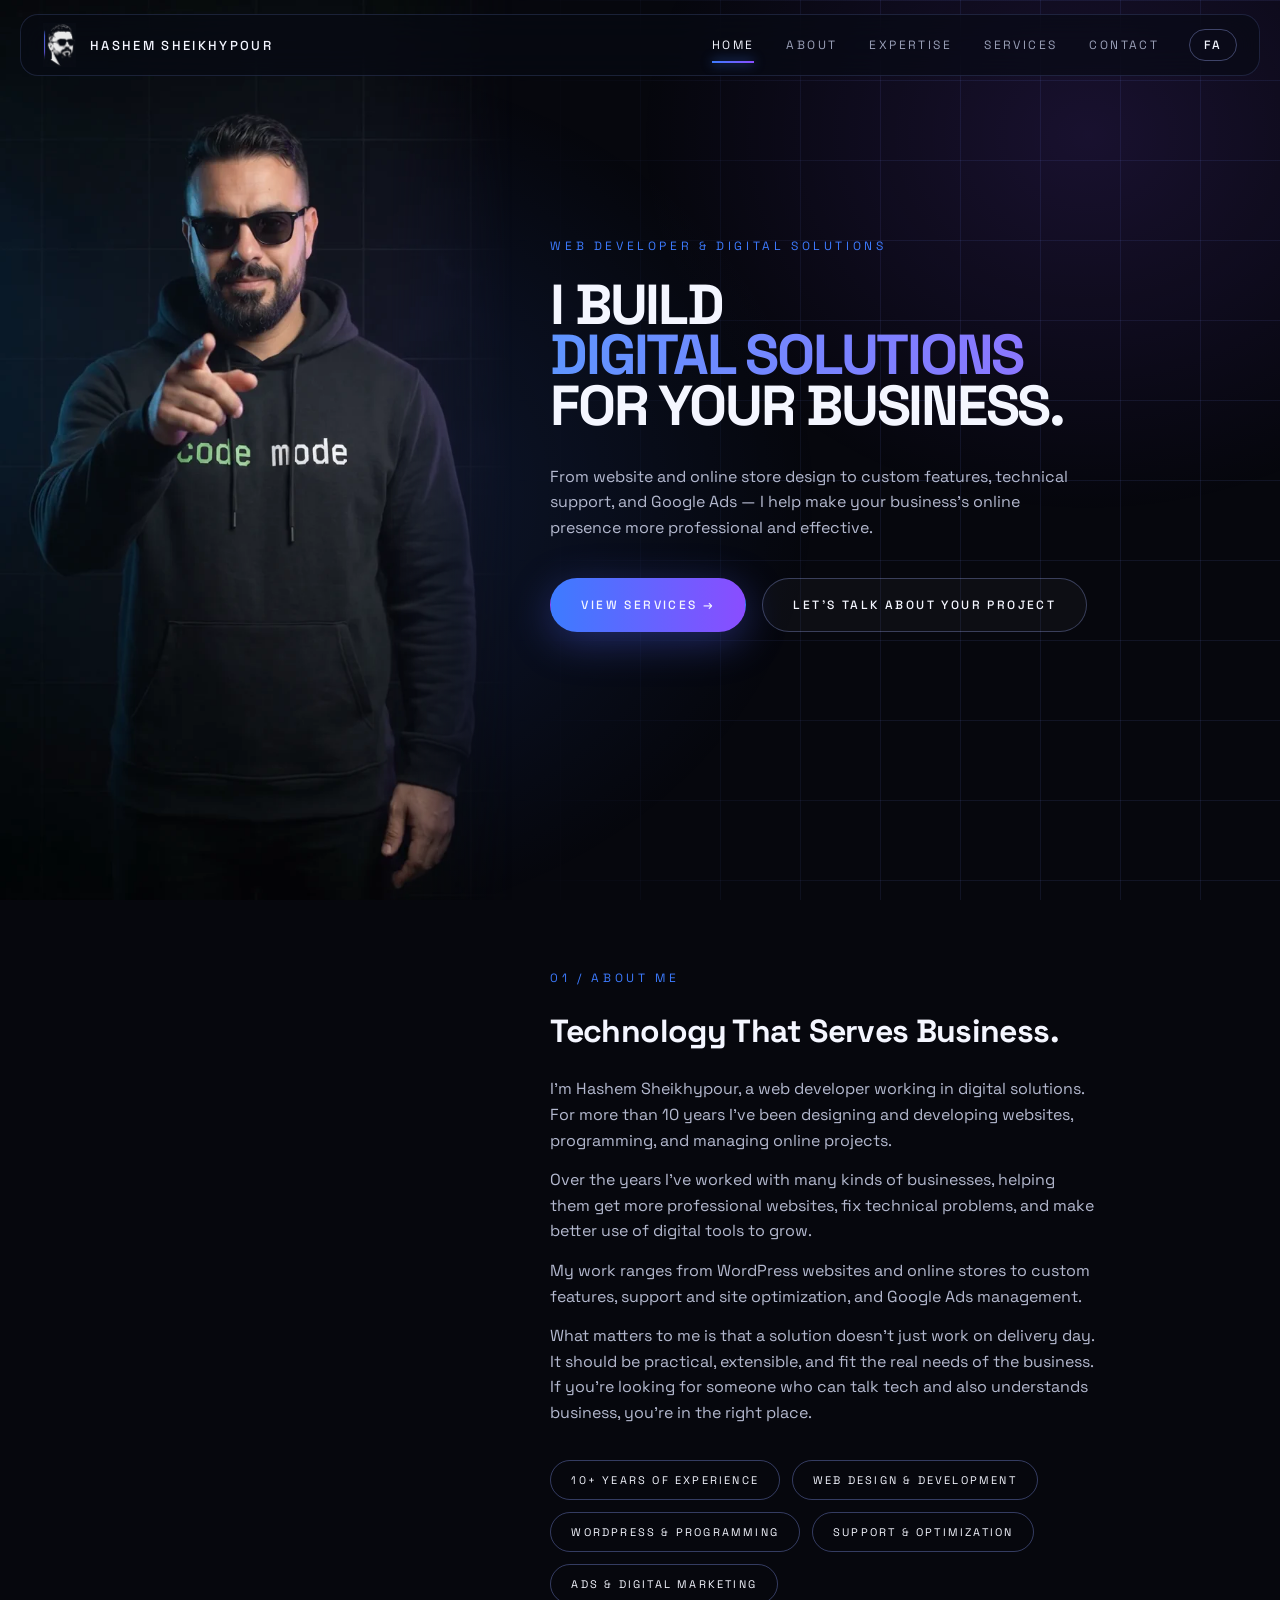
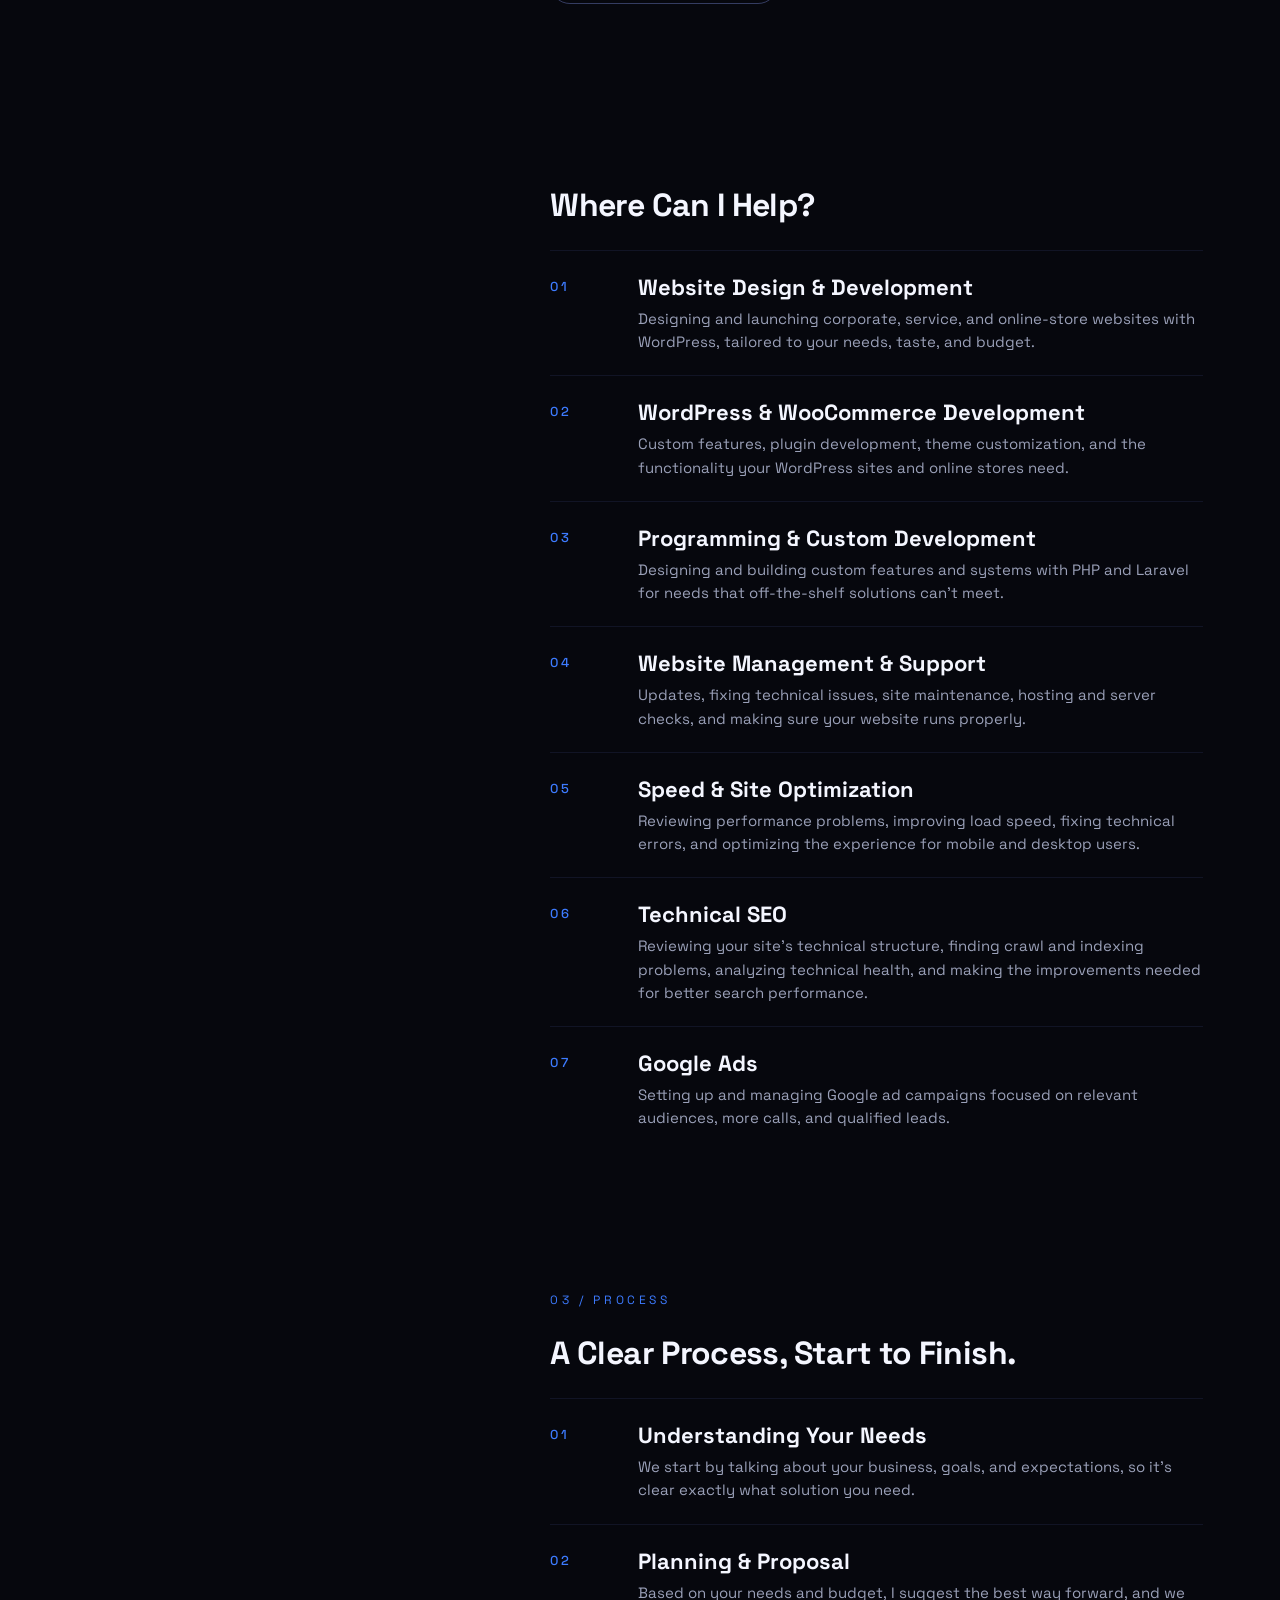
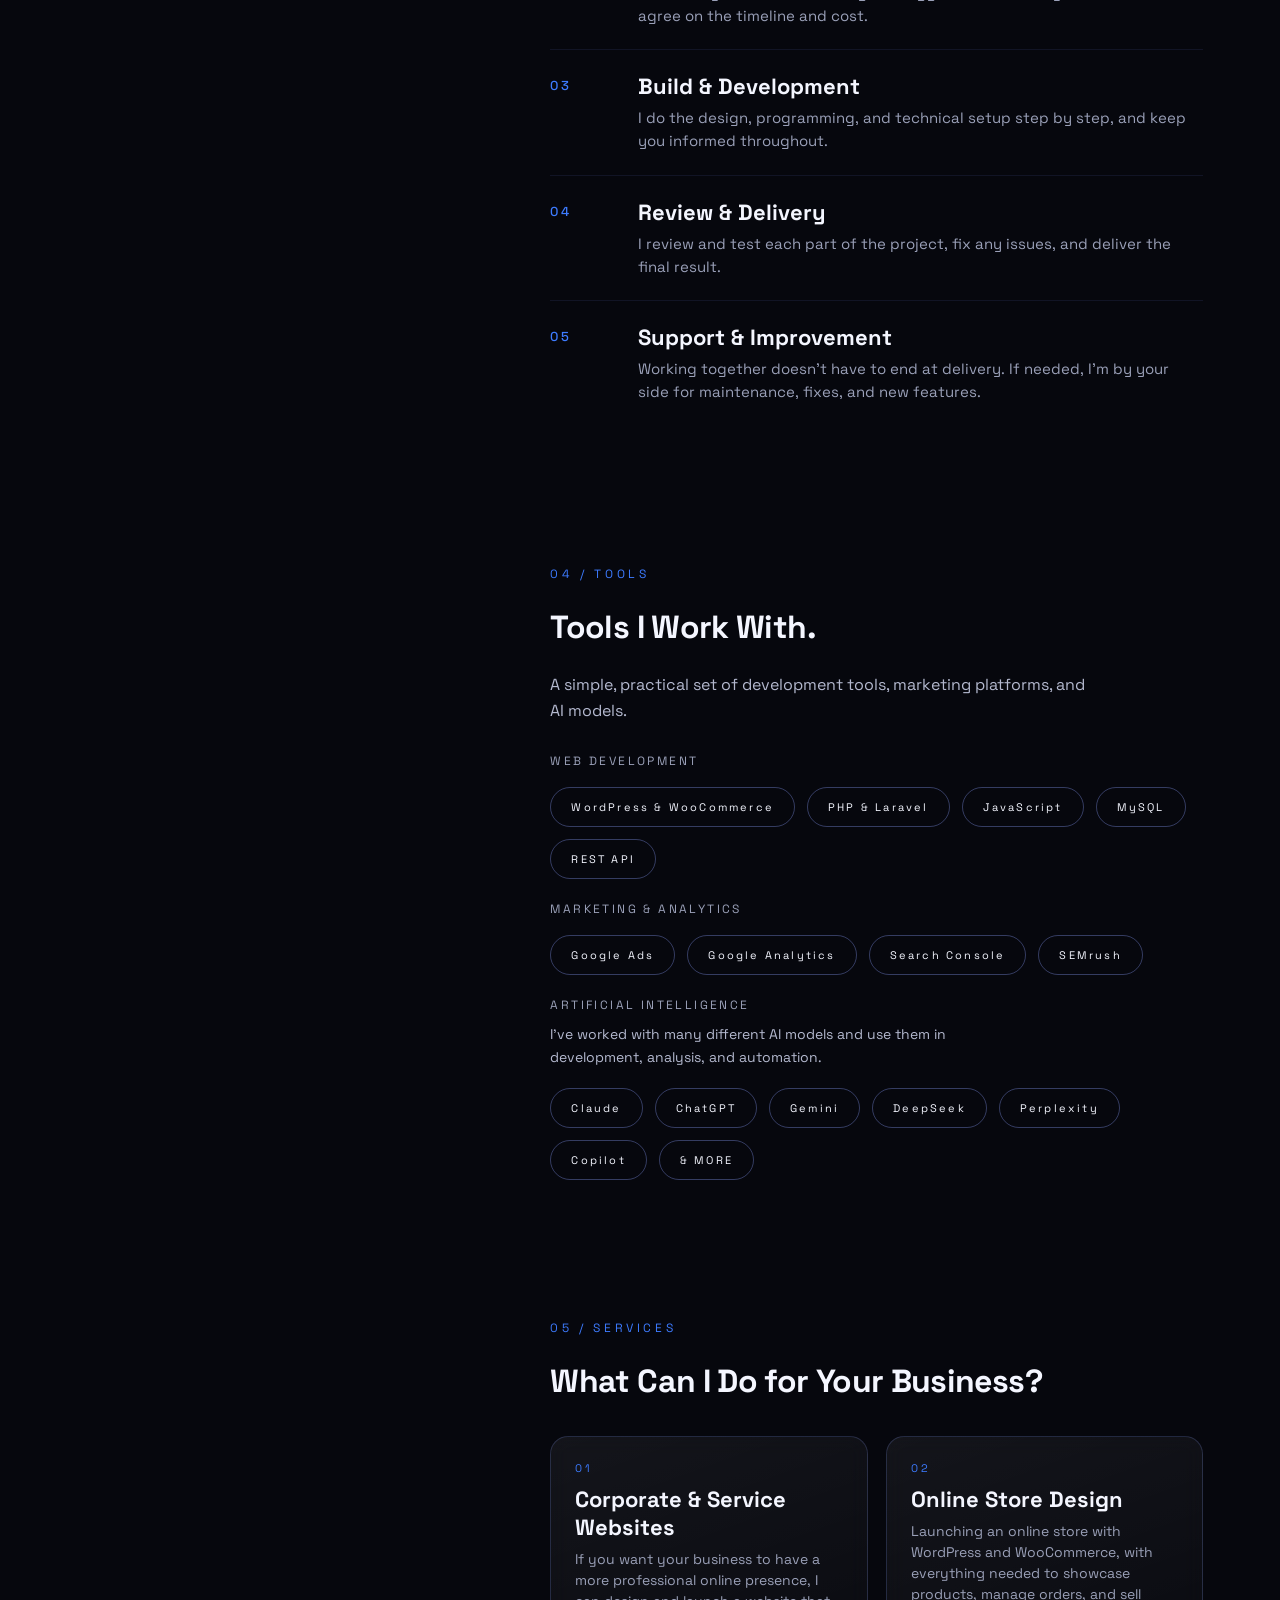
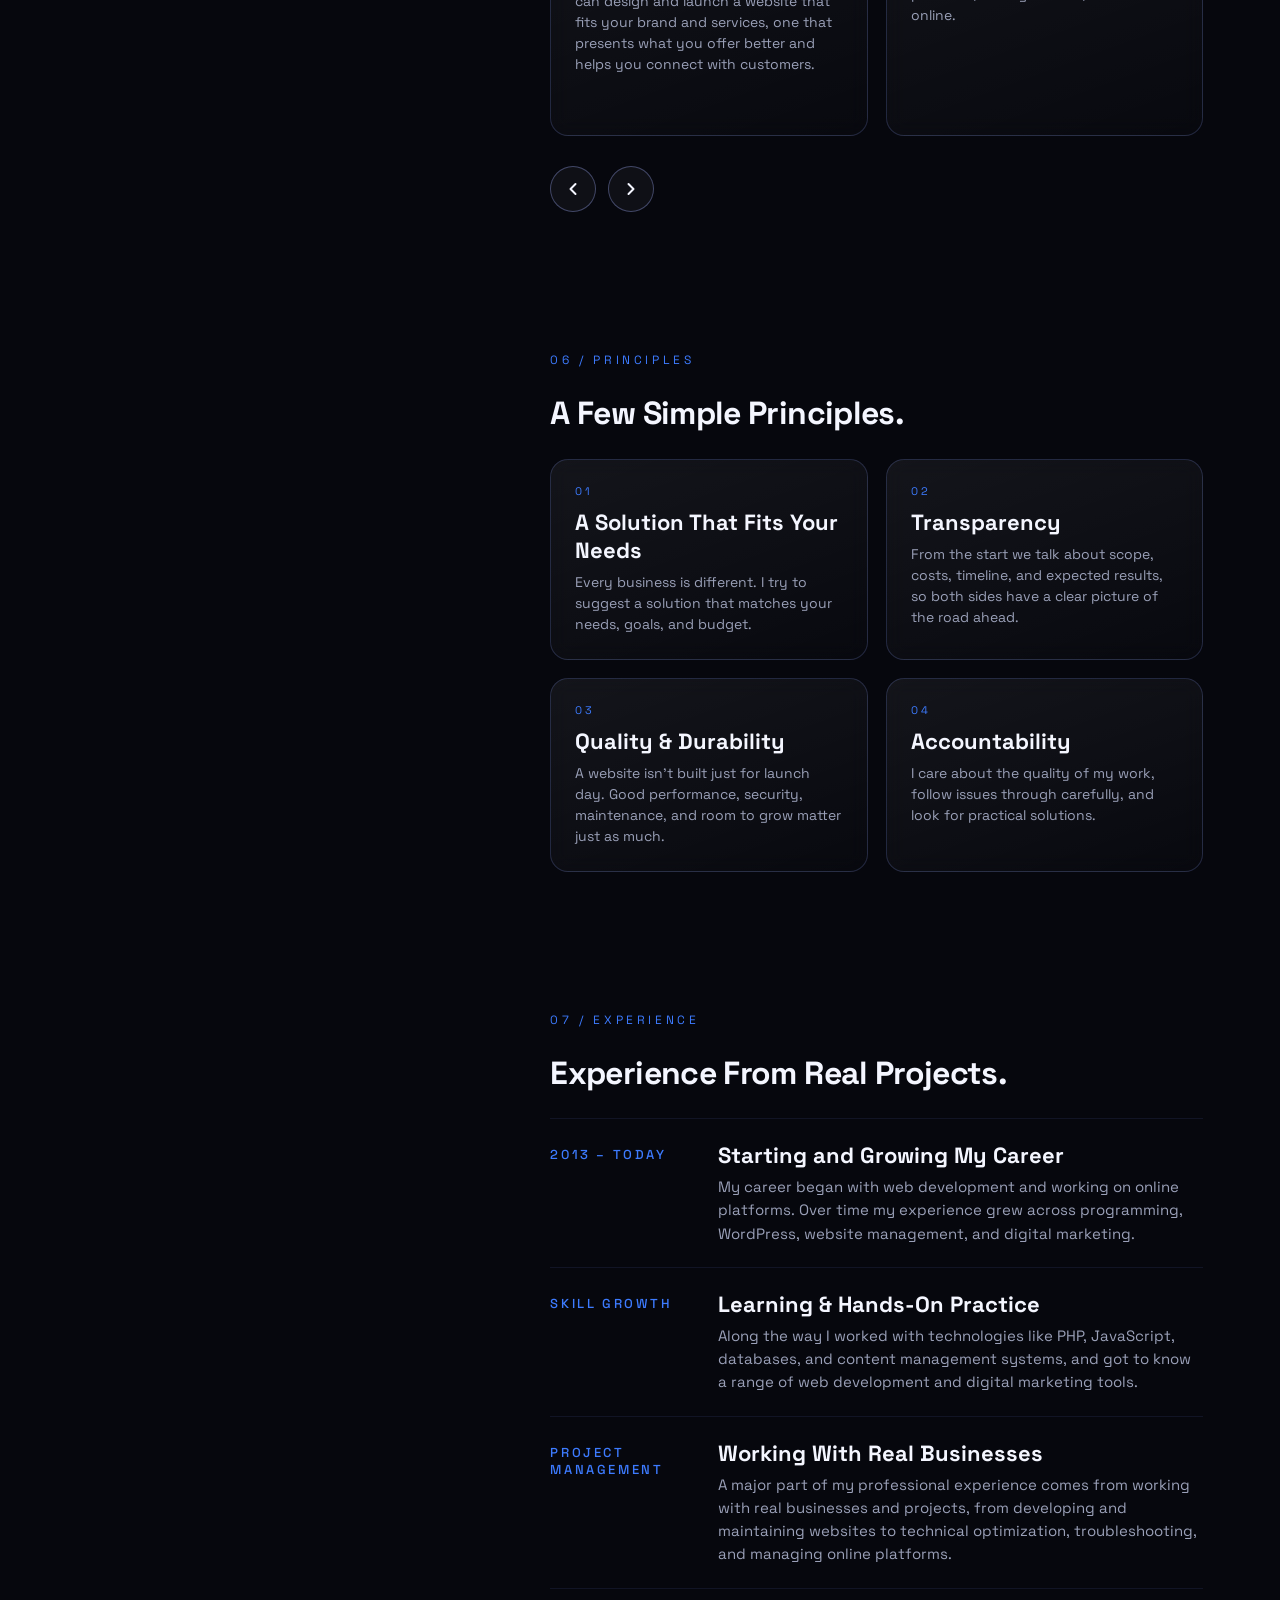
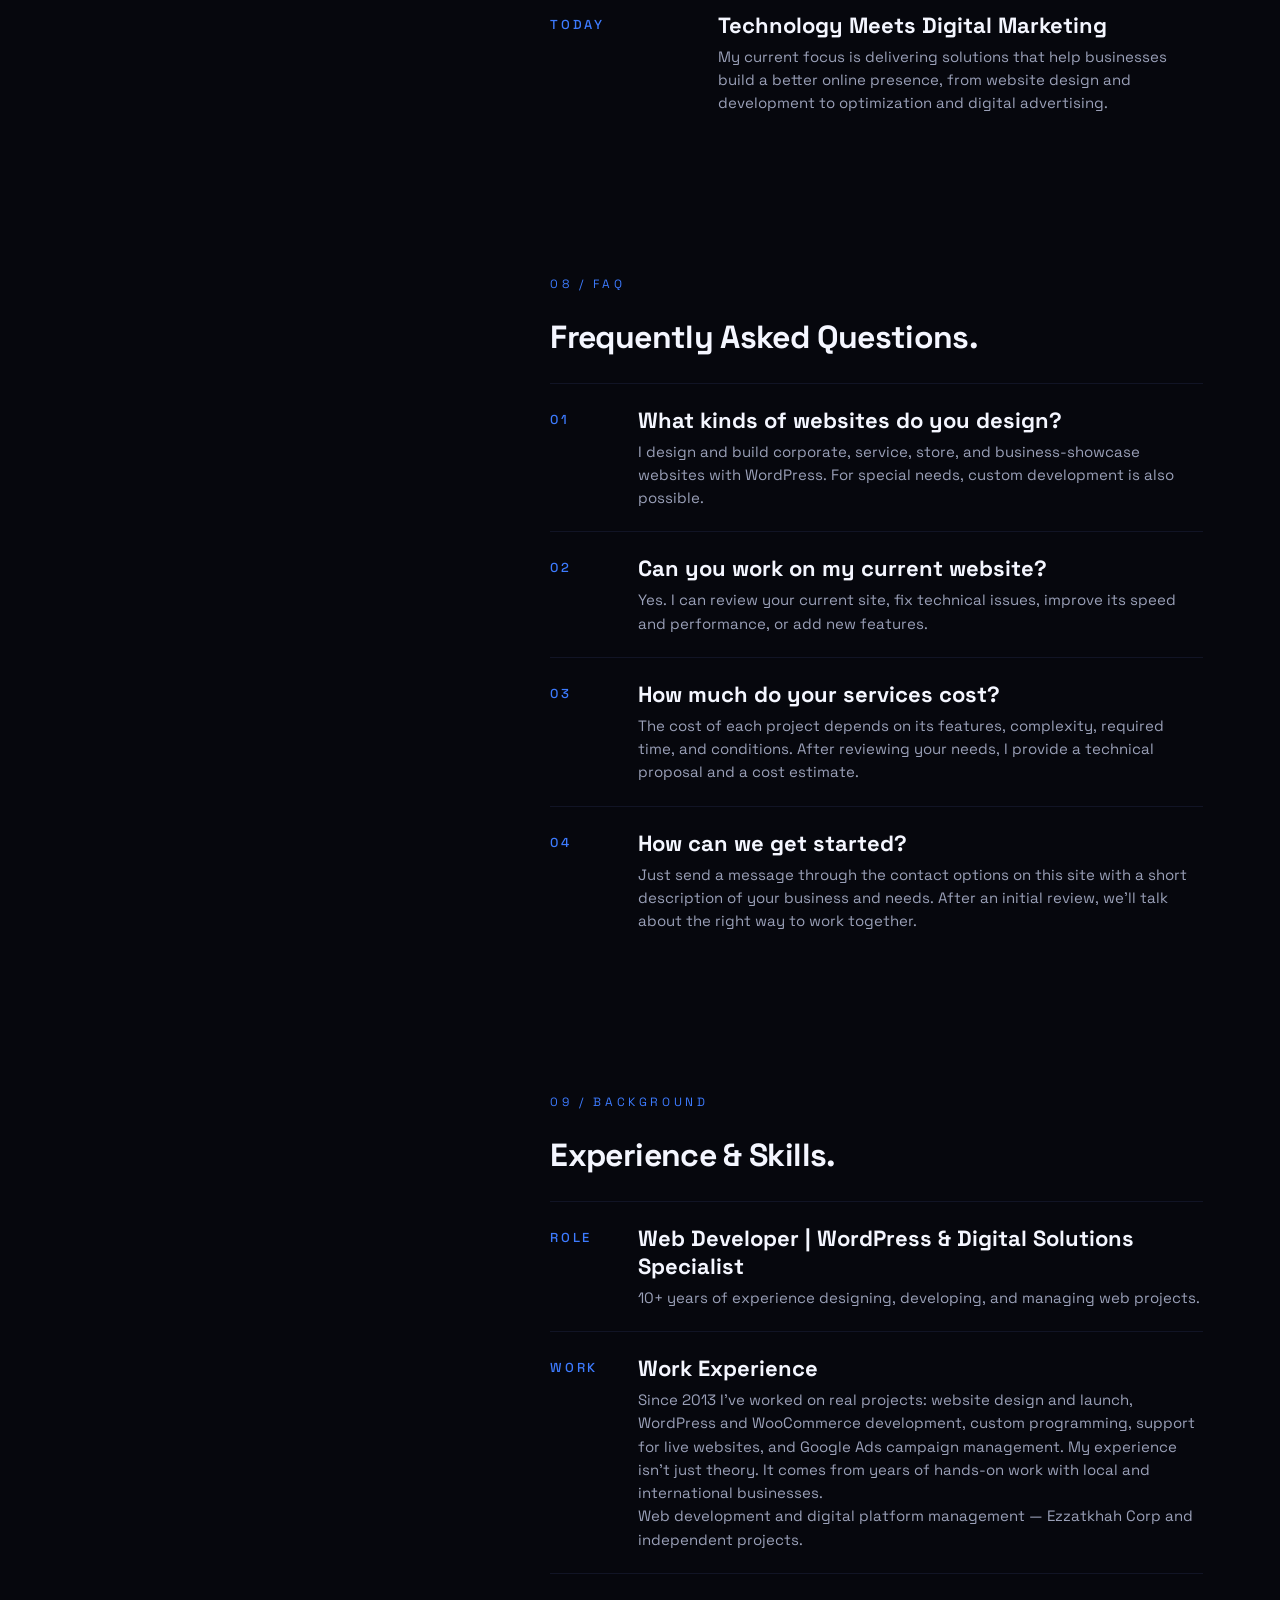
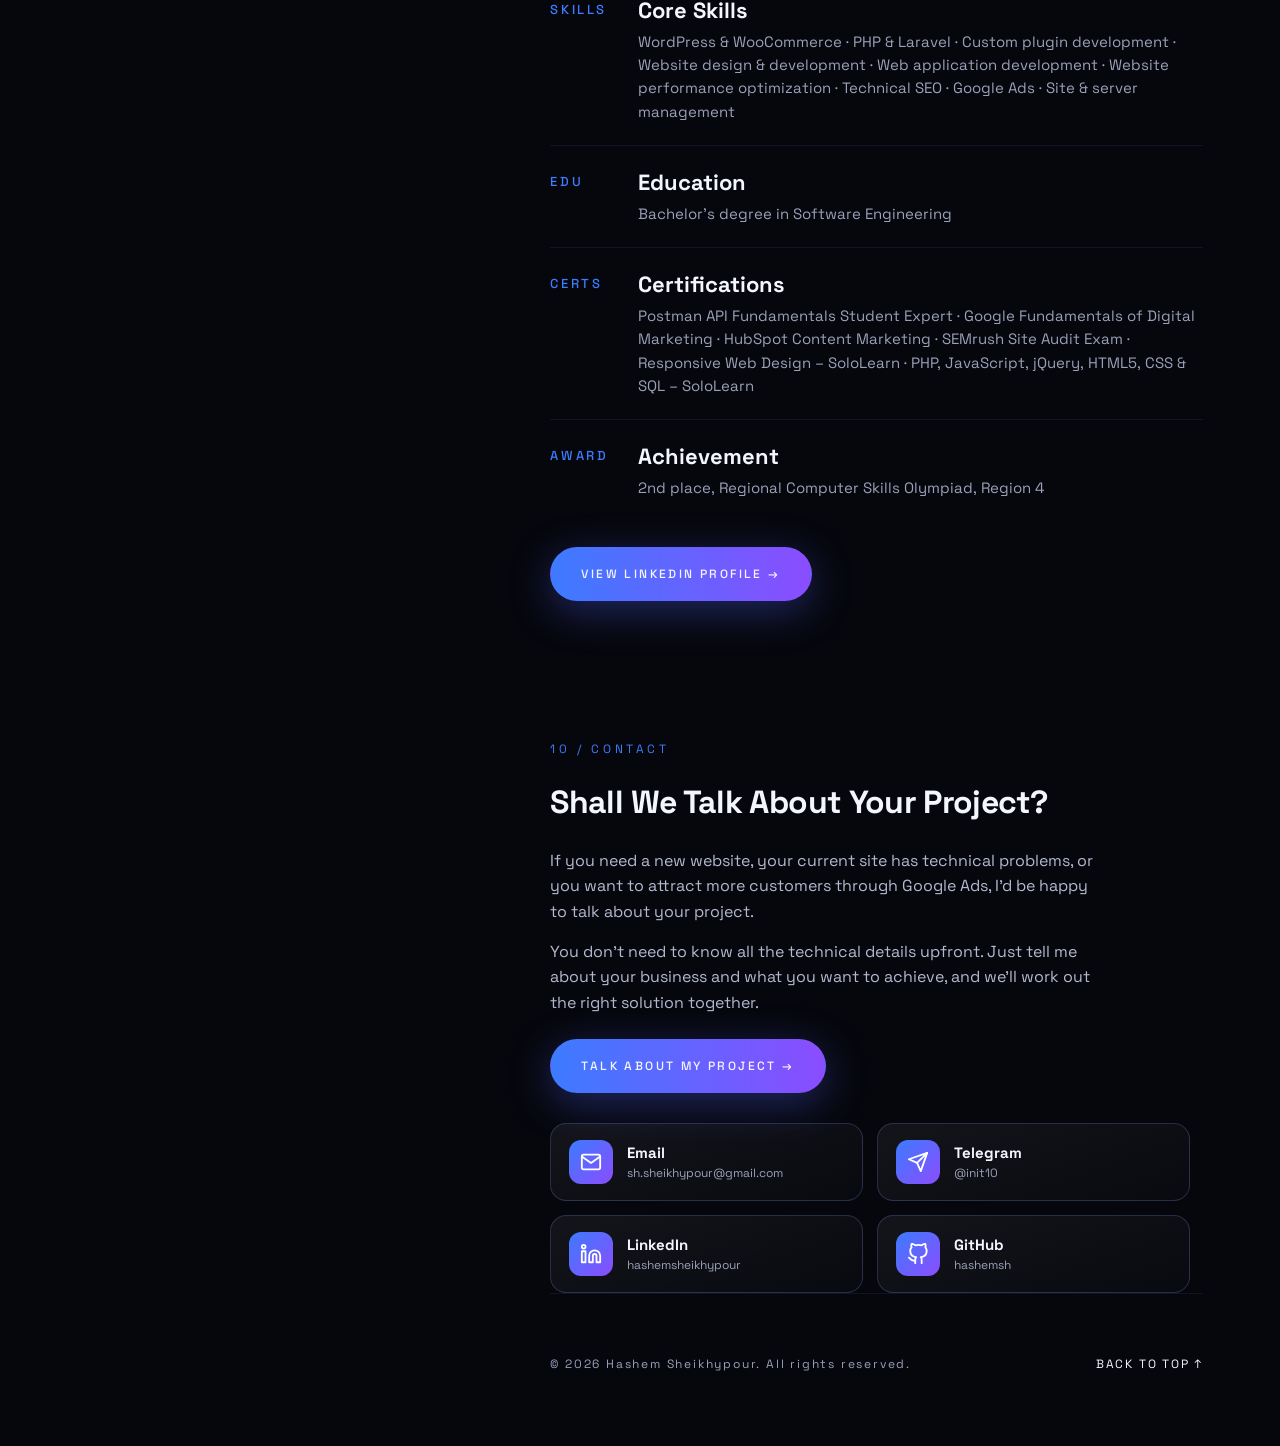
<file: index.html>
<!DOCTYPE html>
<html lang="en">
<head>
<meta charset="utf-8">
<meta name="viewport" content="width=device-width, initial-scale=1, viewport-fit=cover">
<title>Hashem Sheikhypour — Web Developer &amp; Digital Solutions</title>
<meta name="description" content="Hashem Sheikhypour: web developer and digital solutions specialist. WordPress, WooCommerce, Laravel, technical SEO and Google Ads for your business.">
<meta name="theme-color" content="#06070d">
<link rel="icon" type="image/png" href="assets/img/favicon.png">
<link rel="apple-touch-icon" href="assets/img/apple-touch-icon.png">
<link rel="preconnect" href="https://fonts.googleapis.com">
<link rel="preconnect" href="https://fonts.gstatic.com" crossorigin>
<link rel="stylesheet" href="https://fonts.googleapis.com/css2?family=Space+Grotesk:wght@400;500;700&amp;display=swap">
<link rel="stylesheet" href="css/style.css">
</head>
<body data-assets="assets">
<div class="bg"></div><div id="prog"></div>
<nav>
  <div class="brand"><img class="logo" alt="Hashem Sheikhypour logo" src="assets/img/logo.webp">HASHEM SHEIKHYPOUR</div>
  <div class="navr"><ul id="menu"><li>HOME</li><li>ABOUT</li><li>EXPERTISE</li><li>SERVICES</li><li>CONTACT</li></ul><a class="lang" id="lng" href="fa/">FA</a></div>
</nav>

<div class="char" aria-hidden="true"><canvas id="cv" width="720" height="1280"></canvas></div>

<div class="cu" id="cur" aria-hidden="true"><i></i><svg width="22" height="26" viewBox="0 0 22 26"><path d="M2 2 L2 21 L7 16.5 L10.5 24 L14 22.5 L10.6 15.2 L17 15 Z" fill="#fff" stroke="#06070d" stroke-width="1.5"/></svg><span></span></div>

<main>
<section id="s0">
  <p class="eyebrow build">WEB DEVELOPER &amp; DIGITAL SOLUTIONS</p>
  <h1 class="build"><span>I BUILD</span><span class="acc">DIGITAL SOLUTIONS</span><span>FOR YOUR BUSINESS.</span></h1>
  <p class="sub build">From website and online store design to custom features, technical support, and Google Ads — I help make your business’s online presence more professional and effective.</p>
  <div class="cta"><a class="btn p build" href="#s3">VIEW SERVICES →</a><a class="btn build" href="#s4">LET’S TALK ABOUT YOUR PROJECT</a></div>
</section>

<section id="s1">
  <p class="eyebrow">01 / ABOUT ME</p>
  <h2>Technology That Serves Business.</h2>
  <p class="sub" style="margin:0 0 14px">I’m Hashem Sheikhypour, a web developer working in digital solutions. For more than 10 years I’ve been designing and developing websites, programming, and managing online projects.</p>
  <p class="sub" style="margin:0 0 14px">Over the years I’ve worked with many kinds of businesses, helping them get more professional websites, fix technical problems, and make better use of digital tools to grow.</p>
  <p class="sub" style="margin:0 0 14px">My work ranges from WordPress websites and online stores to custom features, support and site optimization, and Google Ads management.</p>
  <p class="sub" style="margin:0 0 26px">What matters to me is that a solution doesn’t just work on delivery day. It should be practical, extensible, and fit the real needs of the business. If you’re looking for someone who can talk tech and also understands business, you’re in the right place.</p>
  <div class="chips"><span class="chip">10+ YEARS OF EXPERIENCE</span><span class="chip">WEB DESIGN &amp; DEVELOPMENT</span><span class="chip">WORDPRESS &amp; PROGRAMMING</span><span class="chip">SUPPORT &amp; OPTIMIZATION</span><span class="chip">ADS &amp; DIGITAL MARKETING</span></div>
</section>

<section id="s2">
  <p class="eyebrow">02 / EXPERTISE</p>
  <h2>Where Can I Help?</h2>
  <div class="row"><b>01</b><div><h3>Website Design &amp; Development</h3><p>Designing and launching corporate, service, and online-store websites with WordPress, tailored to your needs, taste, and budget.</p></div></div>
  <div class="row"><b>02</b><div><h3>WordPress &amp; WooCommerce Development</h3><p>Custom features, plugin development, theme customization, and the functionality your WordPress sites and online stores need.</p></div></div>
  <div class="row"><b>03</b><div><h3>Programming &amp; Custom Development</h3><p>Designing and building custom features and systems with PHP and Laravel for needs that off-the-shelf solutions can’t meet.</p></div></div>
  <div class="row"><b>04</b><div><h3>Website Management &amp; Support</h3><p>Updates, fixing technical issues, site maintenance, hosting and server checks, and making sure your website runs properly.</p></div></div>
  <div class="row"><b>05</b><div><h3>Speed &amp; Site Optimization</h3><p>Reviewing performance problems, improving load speed, fixing technical errors, and optimizing the experience for mobile and desktop users.</p></div></div>
  <div class="row"><b>06</b><div><h3>Technical SEO</h3><p>Reviewing your site’s technical structure, finding crawl and indexing problems, analyzing technical health, and making the improvements needed for better search performance.</p></div></div>
  <div class="row"><b>07</b><div><h3>Google Ads</h3><p>Setting up and managing Google ad campaigns focused on relevant audiences, more calls, and qualified leads.</p></div></div>
</section>

<section id="p1">
  <p class="eyebrow">03 / PROCESS</p>
  <h2>A Clear Process, Start to Finish.</h2>
  <div class="row"><b>01</b><div><h3>Understanding Your Needs</h3><p>We start by talking about your business, goals, and expectations, so it’s clear exactly what solution you need.</p></div></div>
  <div class="row"><b>02</b><div><h3>Planning &amp; Proposal</h3><p>Based on your needs and budget, I suggest the best way forward, and we agree on the timeline and cost.</p></div></div>
  <div class="row"><b>03</b><div><h3>Build &amp; Development</h3><p>I do the design, programming, and technical setup step by step, and keep you informed throughout.</p></div></div>
  <div class="row"><b>04</b><div><h3>Review &amp; Delivery</h3><p>I review and test each part of the project, fix any issues, and deliver the final result.</p></div></div>
  <div class="row"><b>05</b><div><h3>Support &amp; Improvement</h3><p>Working together doesn’t have to end at delivery. If needed, I’m by your side for maintenance, fixes, and new features.</p></div></div>
</section>

<section id="p2">
  <p class="eyebrow">04 / TOOLS</p>
  <h2>Tools I Work With.</h2>
  <p class="sub" style="margin:0 0 8px">A simple, practical set of development tools, marketing platforms, and AI models.</p>
  <p class="glabel">WEB DEVELOPMENT</p>
  <div class="chips"><span class="chip">WordPress &amp; WooCommerce</span><span class="chip">PHP &amp; Laravel</span><span class="chip">JavaScript</span><span class="chip">MySQL</span><span class="chip">REST API</span></div>
  <p class="glabel">MARKETING &amp; ANALYTICS</p>
  <div class="chips"><span class="chip">Google Ads</span><span class="chip">Google Analytics</span><span class="chip">Search Console</span><span class="chip">SEMrush</span></div>
  <p class="glabel">ARTIFICIAL INTELLIGENCE</p>
  <p class="sub" style="margin:0 0 12px;font-size:14px">I’ve worked with many different AI models and use them in development, analysis, and automation.</p>
  <div class="chips"><span class="chip">Claude</span><span class="chip">ChatGPT</span><span class="chip">Gemini</span><span class="chip">DeepSeek</span><span class="chip">Perplexity</span><span class="chip">Copilot</span><span class="chip">&amp; MORE</span></div>
</section>

<section id="s3">
  <p class="eyebrow">05 / SERVICES</p>
  <h2>What Can I Do for Your Business?</h2>
  <div class="slider"><div class="track">
    <div class="card"><small>01</small><h3>Corporate &amp; Service Websites</h3><p>If you want your business to have a more professional online presence, I can design and launch a website that fits your brand and services, one that presents what you offer better and helps you connect with customers.</p></div>
    <div class="card"><small>02</small><h3>Online Store Design</h3><p>Launching an online store with WordPress and WooCommerce, with everything needed to showcase products, manage orders, and sell online.</p></div>
    <div class="card"><small>03</small><h3>Ready-Made or Custom Themes</h3><p>You don’t always have to spend a lot to get started. Choosing and customizing a professional theme lets you enter the market faster and more economically. If your business has special requirements, custom design and development is also possible.</p></div>
    <div class="card"><small>04</small><h3>WordPress Features &amp; Plugins</h3><p>If your site needs a specific feature, I can build a custom plugin, add new functionality to WordPress, or extend parts of your site to fit your needs.</p></div>
    <div class="card"><small>05</small><h3>Custom Programming &amp; Systems</h3><p>For needs that ready-made tools and plugins can’t solve, I can design and build custom systems, panels, and tools with PHP and Laravel.</p></div>
    <div class="card"><small>06</small><h3>Website Support &amp; Management</h3><p>If you have a live website and need an expert to handle its technical side, I provide support, updates, bug fixing, hosting and server management, and ongoing maintenance.</p></div>
    <div class="card"><small>07</small><h3>Speed &amp; Technical SEO</h3><p>A site’s speed and technical structure strongly affect user experience and Google performance. I review technical problems and work on speed, page structure, and technical health.</p></div>
    <div class="card"><small>08</small><h3>Google Ads Management</h3><p>By planning and managing Google Ads campaigns, I help your ads reach relevant audiences so your ad budget goes toward attracting customers and getting real inquiries.</p></div>
  </div>
  <div class="snav"><button class="sbtn" id="sPrev" aria-label="Previous"><svg viewBox="0 0 24 24"><polyline points="15 18 9 12 15 6"/></svg></button><button class="sbtn" id="sNext" aria-label="Next"><svg viewBox="0 0 24 24"><polyline points="9 18 15 12 9 6"/></svg></button></div></div>
</section>

<section id="p3">
  <p class="eyebrow">06 / PRINCIPLES</p>
  <h2>A Few Simple Principles.</h2>
  <div class="cards">
    <div class="card"><small>01</small><h3>A Solution That Fits Your Needs</h3><p>Every business is different. I try to suggest a solution that matches your needs, goals, and budget.</p></div>
    <div class="card"><small>02</small><h3>Transparency</h3><p>From the start we talk about scope, costs, timeline, and expected results, so both sides have a clear picture of the road ahead.</p></div>
    <div class="card"><small>03</small><h3>Quality &amp; Durability</h3><p>A website isn’t built just for launch day. Good performance, security, maintenance, and room to grow matter just as much.</p></div>
    <div class="card"><small>04</small><h3>Accountability</h3><p>I care about the quality of my work, follow issues through carefully, and look for practical solutions.</p></div>
  </div>
</section>

<section id="p4">
  <p class="eyebrow">07 / EXPERIENCE</p>
  <h2>Experience From Real Projects.</h2>
  <div class="row yr"><b>2013 – TODAY</b><div><h3>Starting and Growing My Career</h3><p>My career began with web development and working on online platforms. Over time my experience grew across programming, WordPress, website management, and digital marketing.</p></div></div>
  <div class="row yr"><b>SKILL GROWTH</b><div><h3>Learning &amp; Hands-On Practice</h3><p>Along the way I worked with technologies like PHP, JavaScript, databases, and content management systems, and got to know a range of web development and digital marketing tools.</p></div></div>
  <div class="row yr"><b>PROJECT MANAGEMENT</b><div><h3>Working With Real Businesses</h3><p>A major part of my professional experience comes from working with real businesses and projects, from developing and maintaining websites to technical optimization, troubleshooting, and managing online platforms.</p></div></div>
  <div class="row yr"><b>TODAY</b><div><h3>Technology Meets Digital Marketing</h3><p>My current focus is delivering solutions that help businesses build a better online presence, from website design and development to optimization and digital advertising.</p></div></div>
</section>

<section id="p6">
  <p class="eyebrow">08 / FAQ</p>
  <h2>Frequently Asked Questions.</h2>
  <div class="row"><b>01</b><div><h3>What kinds of websites do you design?</h3><p>I design and build corporate, service, store, and business-showcase websites with WordPress. For special needs, custom development is also possible.</p></div></div>
  <div class="row"><b>02</b><div><h3>Can you work on my current website?</h3><p>Yes. I can review your current site, fix technical issues, improve its speed and performance, or add new features.</p></div></div>
  <div class="row"><b>03</b><div><h3>How much do your services cost?</h3><p>The cost of each project depends on its features, complexity, required time, and conditions. After reviewing your needs, I provide a technical proposal and a cost estimate.</p></div></div>
  <div class="row"><b>04</b><div><h3>How can we get started?</h3><p>Just send a message through the contact options on this site with a short description of your business and needs. After an initial review, we’ll talk about the right way to work together.</p></div></div>
</section>

<section id="p7">
  <p class="eyebrow">09 / BACKGROUND</p>
  <h2>Experience &amp; Skills.</h2>
  <div class="row"><b>ROLE</b><div><h3>Web Developer | WordPress &amp; Digital Solutions Specialist</h3><p>10+ years of experience designing, developing, and managing web projects.</p></div></div>
  <div class="row"><b>WORK</b><div><h3>Work Experience</h3><p>Since 2013 I’ve worked on real projects: website design and launch, WordPress and WooCommerce development, custom programming, support for live websites, and Google Ads campaign management. My experience isn’t just theory. It comes from years of hands-on work with local and international businesses.<br>Web development and digital platform management — Ezzatkhah Corp and independent projects.</p></div></div>
  <div class="row"><b>SKILLS</b><div><h3>Core Skills</h3><p>WordPress &amp; WooCommerce · PHP &amp; Laravel · Custom plugin development · Website design &amp; development · Web application development · Website performance optimization · Technical SEO · Google Ads · Site &amp; server management</p></div></div>
  <div class="row"><b>EDU</b><div><h3>Education</h3><p>Bachelor’s degree in Software Engineering</p></div></div>
  <div class="row"><b>CERTS</b><div><h3>Certifications</h3><p>Postman API Fundamentals Student Expert · Google Fundamentals of Digital Marketing · HubSpot Content Marketing · SEMrush Site Audit Exam · Responsive Web Design – SoloLearn · PHP, JavaScript, jQuery, HTML5, CSS &amp; SQL – SoloLearn</p></div></div>
  <div class="row"><b>AWARD</b><div><h3>Achievement</h3><p>2nd place, Regional Computer Skills Olympiad, Region 4</p></div></div>
  <div class="cta" style="margin-top:26px"><a class="btn p" href="https://www.linkedin.com/in/hashemsheikhypour">VIEW LINKEDIN PROFILE →</a></div>
</section>

<section id="s4">
  <p class="eyebrow">10 / CONTACT</p>
  <h2>Shall We Talk About Your Project?</h2>
  <p class="sub" style="margin:0 0 14px">If you need a new website, your current site has technical problems, or you want to attract more customers through Google Ads, I’d be happy to talk about your project.</p>
  <p class="sub" style="margin:0 0 24px">You don’t need to know all the technical details upfront. Just tell me about your business and what you want to achieve, and we’ll work out the right solution together.</p>
  <div class="cta"><a class="btn p" href="mailto:sh.sheikhypour@gmail.com">TALK ABOUT MY PROJECT →</a></div>
  <div class="contacts"><a class="cbtn" href="mailto:sh.sheikhypour@gmail.com"><i><svg viewBox="0 0 24 24"><path d="M4 4h16c1.1 0 2 .9 2 2v12c0 1.1-.9 2-2 2H4c-1.1 0-2-.9-2-2V6c0-1.1.9-2 2-2z"/><polyline points="22,6 12,13 2,6"/></svg></i><div class="ct"><b>Email</b><small>sh.sheikhypour@gmail.com</small></div></a><a class="cbtn" href="https://t.me/init10"><i><svg viewBox="0 0 24 24"><line x1="22" y1="2" x2="11" y2="13"/><polygon points="22 2 15 22 11 13 2 9 22 2"/></svg></i><div class="ct"><b>Telegram</b><small>@init10</small></div></a><a class="cbtn" href="https://www.linkedin.com/in/hashemsheikhypour"><i><svg viewBox="0 0 24 24"><path d="M16 8a6 6 0 0 1 6 6v7h-4v-7a2 2 0 0 0-2-2 2 2 0 0 0-2 2v7h-4v-7a6 6 0 0 1 6-6z"/><rect x="2" y="9" width="4" height="12"/><circle cx="4" cy="4" r="2"/></svg></i><div class="ct"><b>LinkedIn</b><small>hashemsheikhypour</small></div></a><a class="cbtn" href="https://github.com/hashemsh"><i><svg viewBox="0 0 24 24"><path d="M9 19c-5 1.5-5-2.5-7-3m14 6v-3.87a3.37 3.37 0 0 0-.94-2.61c3.14-.35 6.44-1.54 6.44-7A5.44 5.44 0 0 0 20 4.77 5.07 5.07 0 0 0 19.91 1S18.73.65 16 2.48a13.38 13.38 0 0 0-7 0C6.27.65 5.09 1 5.09 1A5.07 5.07 0 0 0 5 4.77a5.44 5.44 0 0 0-1.5 3.78c0 5.42 3.3 6.61 6.44 7A3.37 3.37 0 0 0 9 18.13V22"/></svg></i><div class="ct"><b>GitHub</b><small>hashemsh</small></div></a></div>
  <footer><span>© 2026 Hashem Sheikhypour. All rights reserved.</span><a href="#s0">BACK TO TOP ↑</a></footer>
</section>
</main>
<script src="js/main.js"></script>
</body>
</html>
</file>
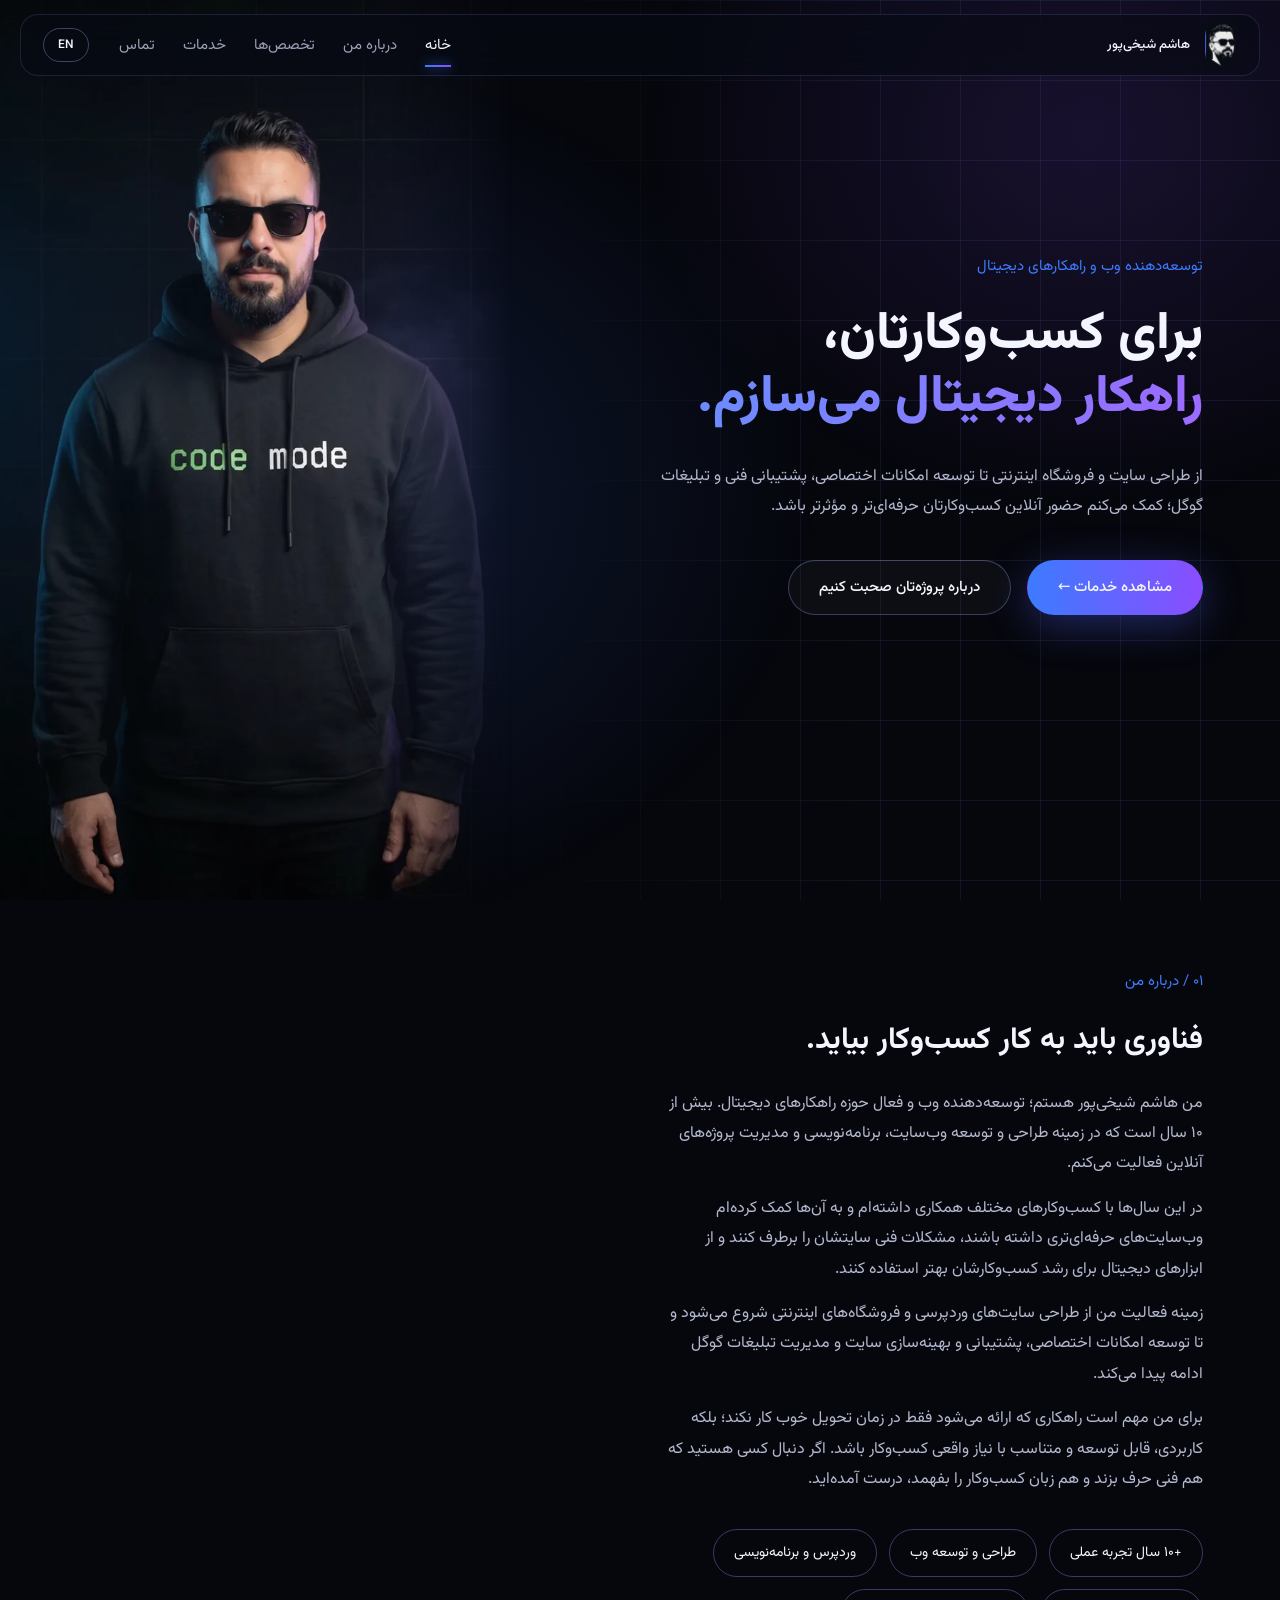
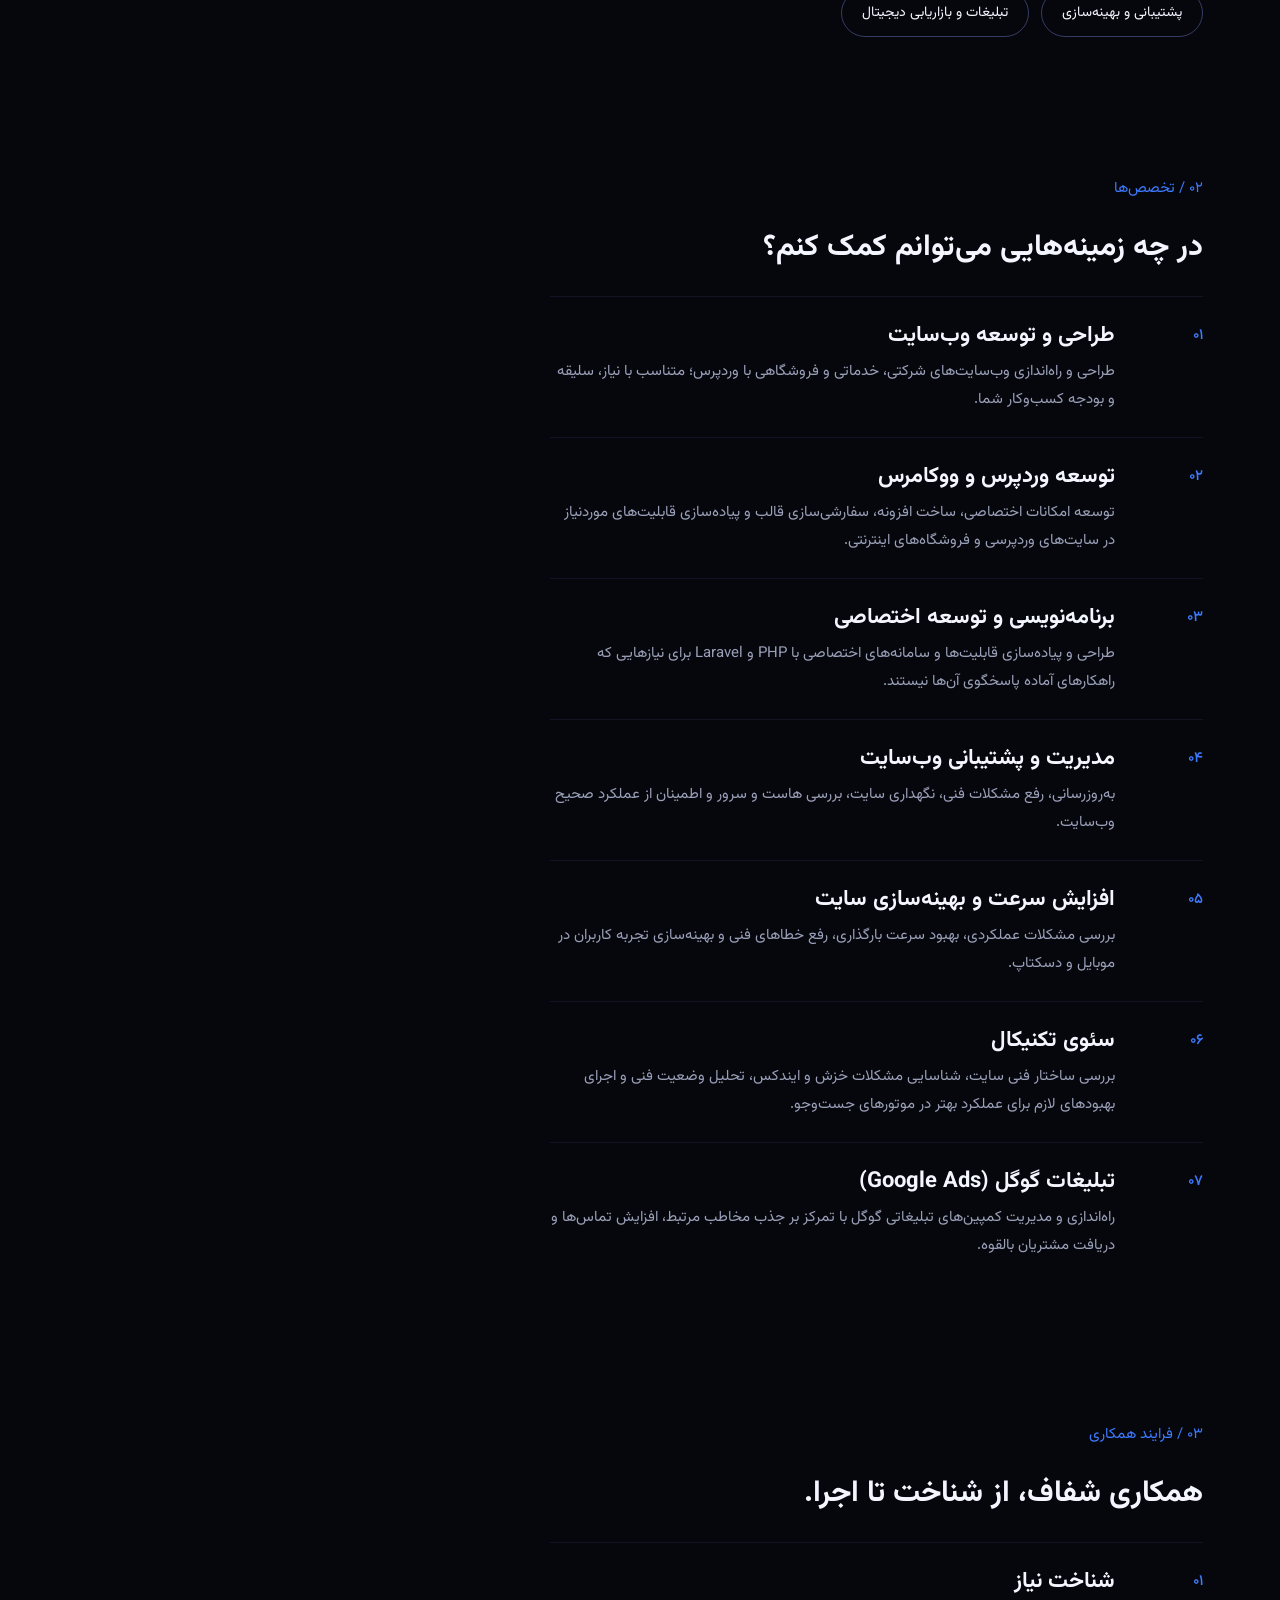
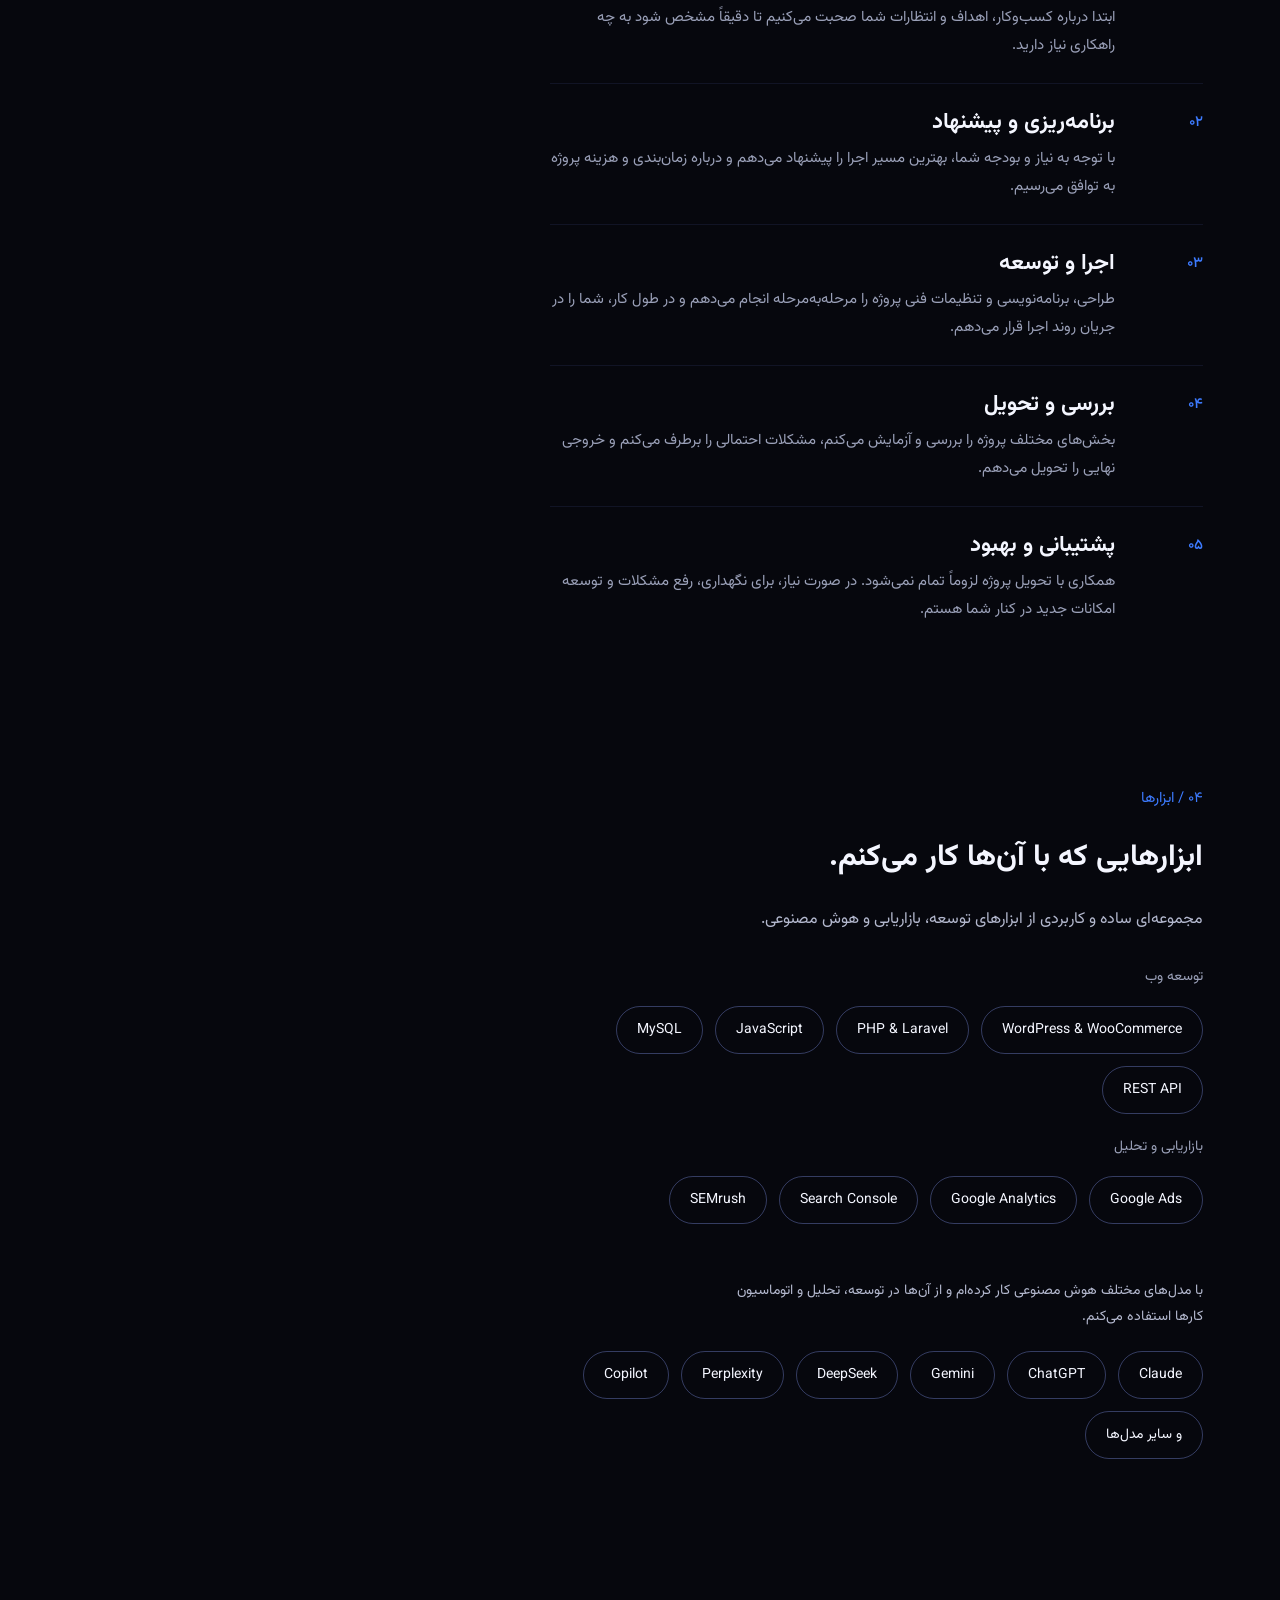
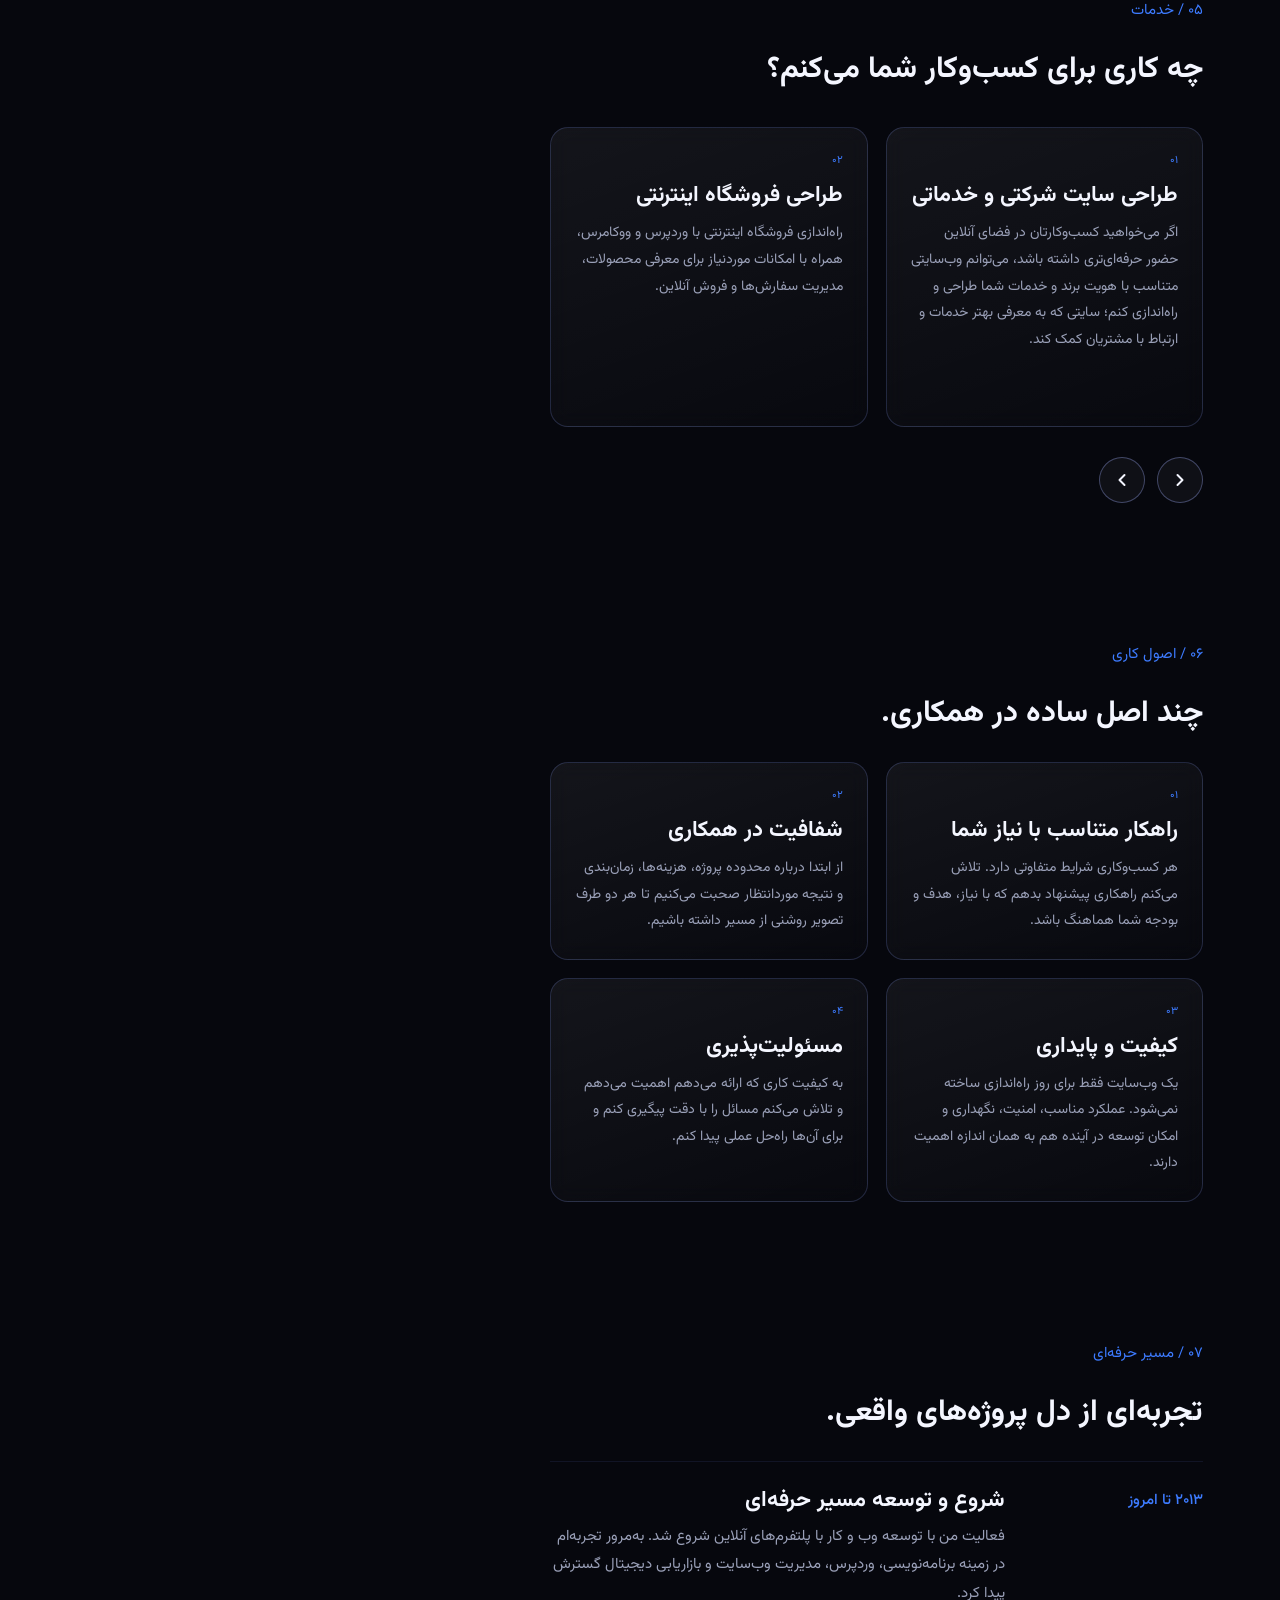
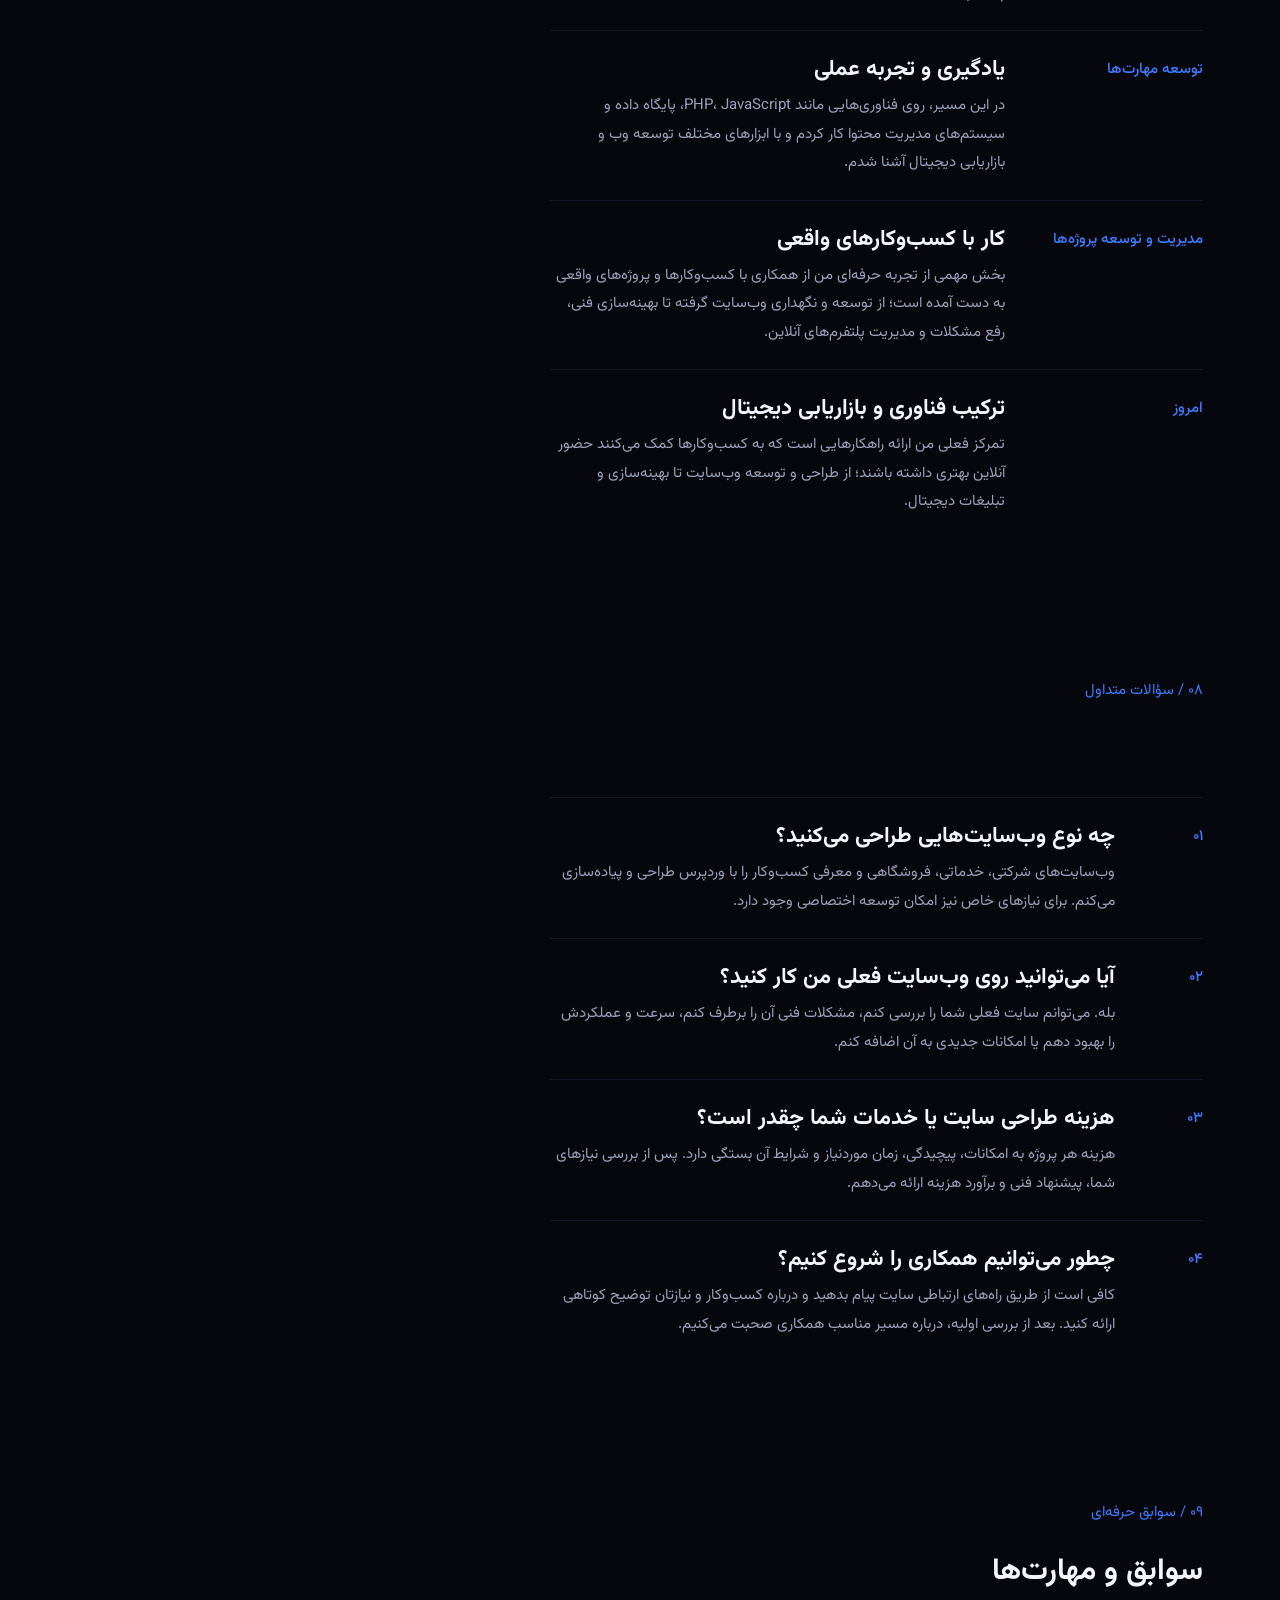
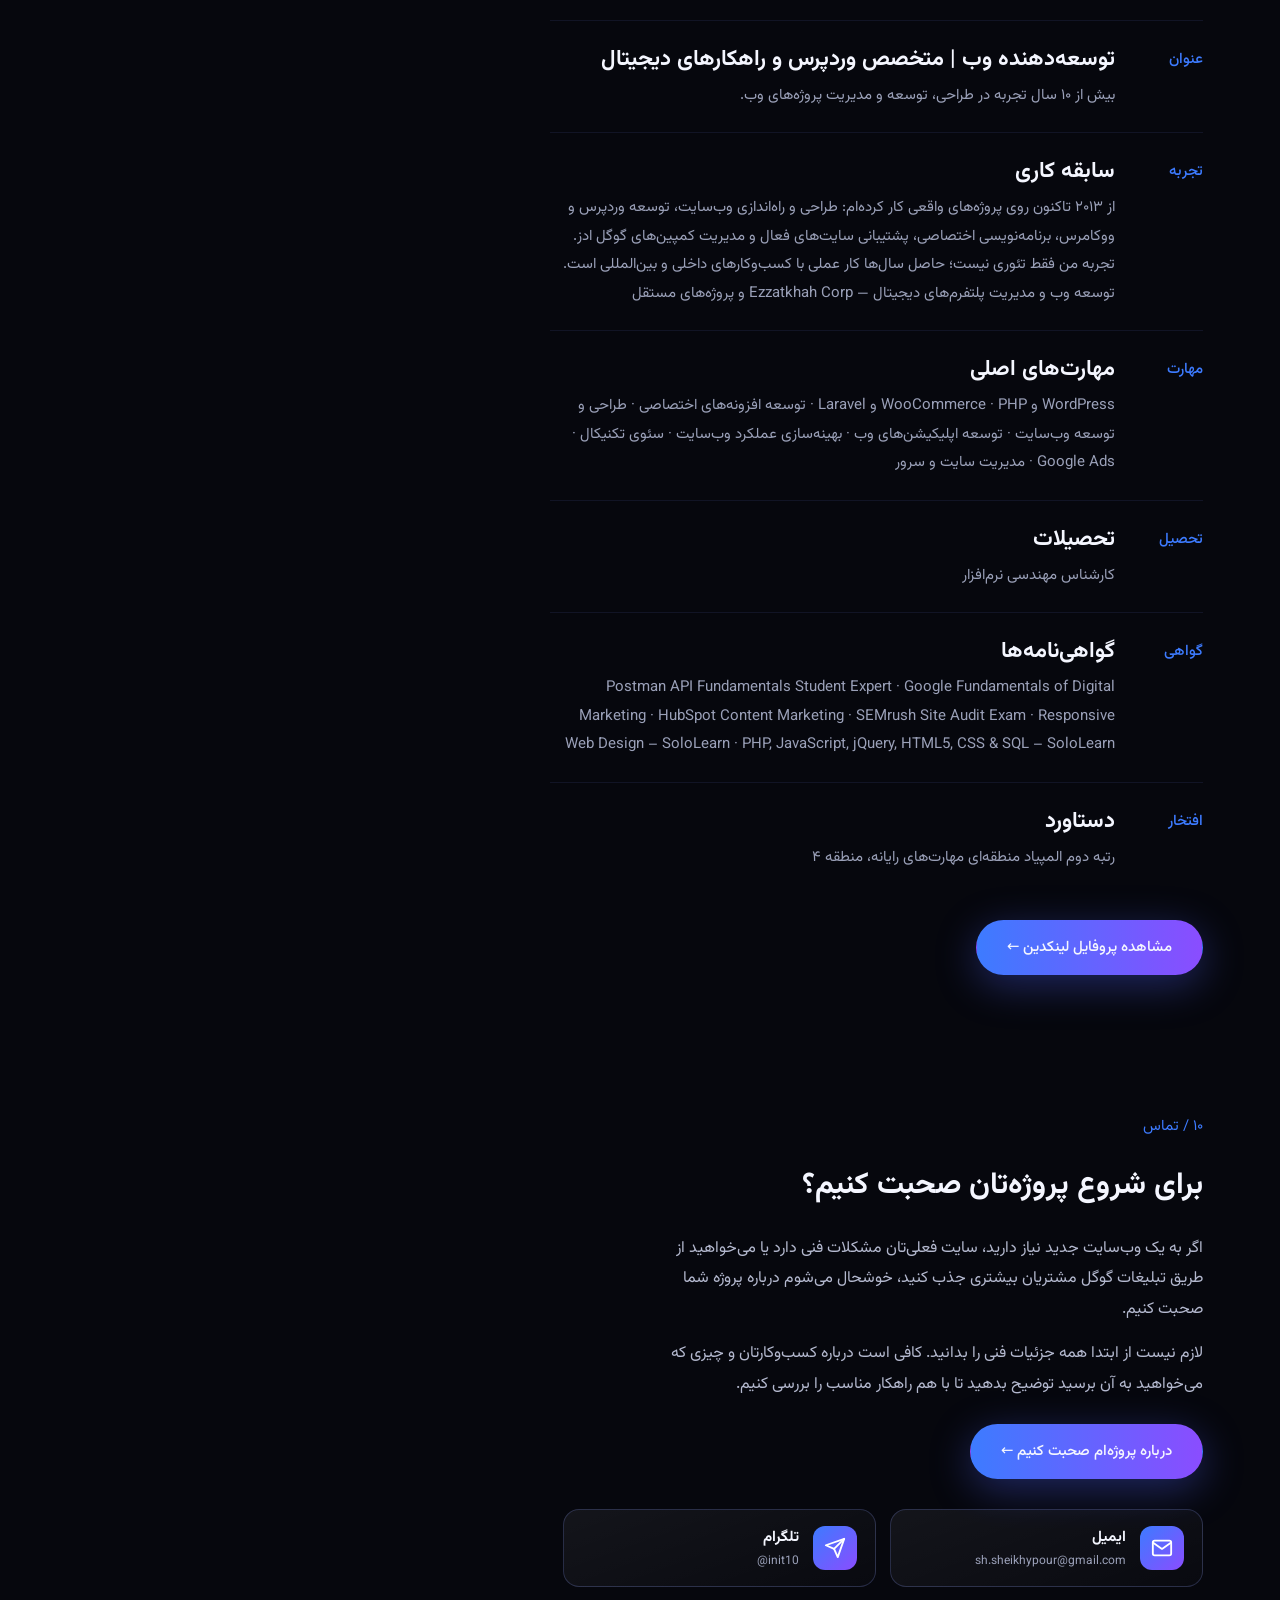
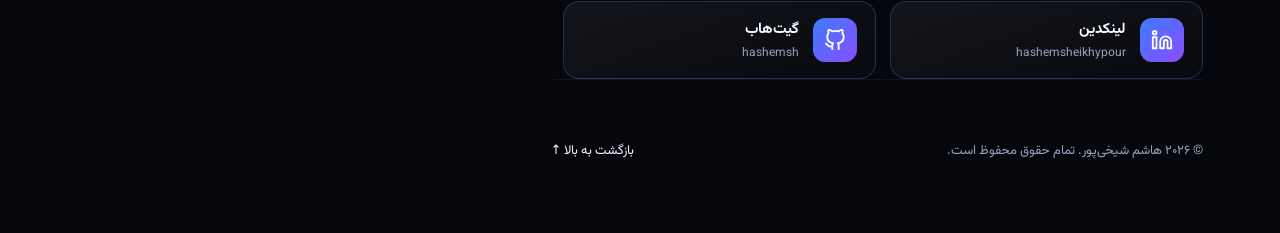
<file: fa/index.html>
<!DOCTYPE html>
<html lang="fa">
<head>
<meta charset="utf-8">
<meta name="viewport" content="width=device-width, initial-scale=1, viewport-fit=cover">
<title>هاشم شیخی‌پور — توسعه‌دهنده وب و راهکارهای دیجیتال</title>
<meta name="description" content="هاشم شیخی‌پور، توسعه‌دهنده وب و متخصص راهکارهای دیجیتال: طراحی سایت، وردپرس و ووکامرس، پشتیبانی، سئوی تکنیکال و تبلیغات گوگل.">
<meta name="theme-color" content="#06070d">
<link rel="icon" type="image/png" href="../assets/img/favicon.png">
<link rel="apple-touch-icon" href="../assets/img/apple-touch-icon.png">
<link rel="preconnect" href="https://fonts.googleapis.com">
<link rel="preconnect" href="https://fonts.gstatic.com" crossorigin>
<link rel="stylesheet" href="https://fonts.googleapis.com/css2?family=Vazirmatn:wght@400;500;700;800&amp;display=swap">
<link rel="stylesheet" href="../css/style.css">
<link rel="stylesheet" href="../css/fa.css">
</head>
<body data-assets="../assets">
<div class="bg"></div><div id="prog"></div>
<nav dir="rtl">
  <div class="brand"><img class="logo" alt="Hashem Sheikhypour logo" src="../assets/img/logo.webp">هاشم شیخی‌پور</div>
  <div class="navr"><ul id="menu"><li>خانه</li><li>درباره من</li><li>تخصص‌ها</li><li>خدمات</li><li>تماس</li></ul><a class="lang" id="lng" href="../">EN</a></div>
</nav>

<div class="char" aria-hidden="true"><canvas id="cv" width="720" height="1280"></canvas></div>

<div class="cu" id="cur" aria-hidden="true"><i></i><svg width="22" height="26" viewBox="0 0 22 26"><path d="M2 2 L2 21 L7 16.5 L10.5 24 L14 22.5 L10.6 15.2 L17 15 Z" fill="#fff" stroke="#06070d" stroke-width="1.5"/></svg><span></span></div>

<main dir="rtl">
<section id="s0">
  <p class="eyebrow build">توسعه‌دهنده وب و راهکارهای دیجیتال</p>
  <h1 class="build"><span>برای کسب‌وکارتان،</span><span class="acc">راهکار دیجیتال می‌سازم.</span></h1>
  <p class="sub build">از طراحی سایت و فروشگاه اینترنتی تا توسعه امکانات اختصاصی، پشتیبانی فنی و تبلیغات گوگل؛ کمک می‌کنم حضور آنلاین کسب‌وکارتان حرفه‌ای‌تر و مؤثرتر باشد.</p>
  <div class="cta"><a class="btn p build" href="#s3">مشاهده خدمات ←</a><a class="btn build" href="#s4">درباره پروژه‌تان صحبت کنیم</a></div>
</section>

<section id="s1">
  <p class="eyebrow">۰۱ / درباره من</p>
  <h2>فناوری باید به کار کسب‌وکار بیاید.</h2>
  <p class="sub" style="margin:0 0 14px">من هاشم شیخی‌پور هستم؛ توسعه‌دهنده وب و فعال حوزه راهکارهای دیجیتال. بیش از ۱۰ سال است که در زمینه طراحی و توسعه وب‌سایت، برنامه‌نویسی و مدیریت پروژه‌های آنلاین فعالیت می‌کنم.</p>
  <p class="sub" style="margin:0 0 14px">در این سال‌ها با کسب‌وکارهای مختلف همکاری داشته‌ام و به آن‌ها کمک کرده‌ام وب‌سایت‌های حرفه‌ای‌تری داشته باشند، مشکلات فنی سایتشان را برطرف کنند و از ابزارهای دیجیتال برای رشد کسب‌وکارشان بهتر استفاده کنند.</p>
  <p class="sub" style="margin:0 0 14px">زمینه فعالیت من از طراحی سایت‌های وردپرسی و فروشگاه‌های اینترنتی شروع می‌شود و تا توسعه امکانات اختصاصی، پشتیبانی و بهینه‌سازی سایت و مدیریت تبلیغات گوگل ادامه پیدا می‌کند.</p>
  <p class="sub" style="margin:0 0 26px">برای من مهم است راهکاری که ارائه می‌شود فقط در زمان تحویل خوب کار نکند؛ بلکه کاربردی، قابل توسعه و متناسب با نیاز واقعی کسب‌وکار باشد. اگر دنبال کسی هستید که هم فنی حرف بزند و هم زبان کسب‌وکار را بفهمد، درست آمده‌اید.</p>
  <div class="chips"><span class="chip">+۱۰ سال تجربه عملی</span><span class="chip">طراحی و توسعه وب</span><span class="chip">وردپرس و برنامه‌نویسی</span><span class="chip">پشتیبانی و بهینه‌سازی</span><span class="chip">تبلیغات و بازاریابی دیجیتال</span></div>
</section>

<section id="s2">
  <p class="eyebrow">۰۲ / تخصص‌ها</p>
  <h2>در چه زمینه‌هایی می‌توانم کمک کنم؟</h2>
  <div class="row"><b>۰۱</b><div><h3>طراحی و توسعه وب‌سایت</h3><p>طراحی و راه‌اندازی وب‌سایت‌های شرکتی، خدماتی و فروشگاهی با وردپرس؛ متناسب با نیاز، سلیقه و بودجه کسب‌وکار شما.</p></div></div>
  <div class="row"><b>۰۲</b><div><h3>توسعه وردپرس و ووکامرس</h3><p>توسعه امکانات اختصاصی، ساخت افزونه، سفارشی‌سازی قالب و پیاده‌سازی قابلیت‌های موردنیاز در سایت‌های وردپرسی و فروشگاه‌های اینترنتی.</p></div></div>
  <div class="row"><b>۰۳</b><div><h3>برنامه‌نویسی و توسعه اختصاصی</h3><p>طراحی و پیاده‌سازی قابلیت‌ها و سامانه‌های اختصاصی با PHP و Laravel برای نیازهایی که راهکارهای آماده پاسخگوی آن‌ها نیستند.</p></div></div>
  <div class="row"><b>۰۴</b><div><h3>مدیریت و پشتیبانی وب‌سایت</h3><p>به‌روزرسانی، رفع مشکلات فنی، نگهداری سایت، بررسی هاست و سرور و اطمینان از عملکرد صحیح وب‌سایت.</p></div></div>
  <div class="row"><b>۰۵</b><div><h3>افزایش سرعت و بهینه‌سازی سایت</h3><p>بررسی مشکلات عملکردی، بهبود سرعت بارگذاری، رفع خطاهای فنی و بهینه‌سازی تجربه کاربران در موبایل و دسکتاپ.</p></div></div>
  <div class="row"><b>۰۶</b><div><h3>سئوی تکنیکال</h3><p>بررسی ساختار فنی سایت، شناسایی مشکلات خزش و ایندکس، تحلیل وضعیت فنی و اجرای بهبودهای لازم برای عملکرد بهتر در موتورهای جست‌وجو.</p></div></div>
  <div class="row"><b>۰۷</b><div><h3>تبلیغات گوگل (Google Ads)</h3><p>راه‌اندازی و مدیریت کمپین‌های تبلیغاتی گوگل با تمرکز بر جذب مخاطب مرتبط، افزایش تماس‌ها و دریافت مشتریان بالقوه.</p></div></div>
</section>

<section id="p1">
  <p class="eyebrow">۰۳ / فرایند همکاری</p>
  <h2>همکاری شفاف، از شناخت تا اجرا.</h2>
  <div class="row"><b>۰۱</b><div><h3>شناخت نیاز</h3><p>ابتدا درباره کسب‌وکار، اهداف و انتظارات شما صحبت می‌کنیم تا دقیقاً مشخص شود به چه راهکاری نیاز دارید.</p></div></div>
  <div class="row"><b>۰۲</b><div><h3>برنامه‌ریزی و پیشنهاد</h3><p>با توجه به نیاز و بودجه شما، بهترین مسیر اجرا را پیشنهاد می‌دهم و درباره زمان‌بندی و هزینه پروژه به توافق می‌رسیم.</p></div></div>
  <div class="row"><b>۰۳</b><div><h3>اجرا و توسعه</h3><p>طراحی، برنامه‌نویسی و تنظیمات فنی پروژه را مرحله‌به‌مرحله انجام می‌دهم و در طول کار، شما را در جریان روند اجرا قرار می‌دهم.</p></div></div>
  <div class="row"><b>۰۴</b><div><h3>بررسی و تحویل</h3><p>بخش‌های مختلف پروژه را بررسی و آزمایش می‌کنم، مشکلات احتمالی را برطرف می‌کنم و خروجی نهایی را تحویل می‌دهم.</p></div></div>
  <div class="row"><b>۰۵</b><div><h3>پشتیبانی و بهبود</h3><p>همکاری با تحویل پروژه لزوماً تمام نمی‌شود. در صورت نیاز، برای نگهداری، رفع مشکلات و توسعه امکانات جدید در کنار شما هستم.</p></div></div>
</section>

<section id="p2">
  <p class="eyebrow">۰۴ / ابزارها</p>
  <h2>ابزارهایی که با آن‌ها کار می‌کنم.</h2>
  <p class="sub" style="margin:0 0 8px">مجموعه‌ای ساده و کاربردی از ابزارهای توسعه، بازاریابی و هوش مصنوعی.</p>
  <p class="glabel">توسعه وب</p>
  <div class="chips"><span class="chip" dir="ltr">WordPress &amp; WooCommerce</span><span class="chip" dir="ltr">PHP &amp; Laravel</span><span class="chip" dir="ltr">JavaScript</span><span class="chip" dir="ltr">MySQL</span><span class="chip" dir="ltr">REST API</span></div>
  <p class="glabel">بازاریابی و تحلیل</p>
  <div class="chips"><span class="chip" dir="ltr">Google Ads</span><span class="chip" dir="ltr">Google Analytics</span><span class="chip" dir="ltr">Search Console</span><span class="chip" dir="ltr">SEMrush</span></div>
  <p class="glabel">هوش مصنوعی</p>
  <p class="sub" style="margin:0 0 12px;font-size:14px">با مدل‌های مختلف هوش مصنوعی کار کرده‌ام و از آن‌ها در توسعه، تحلیل و اتوماسیون کارها استفاده می‌کنم.</p>
  <div class="chips"><span class="chip" dir="ltr">Claude</span><span class="chip" dir="ltr">ChatGPT</span><span class="chip" dir="ltr">Gemini</span><span class="chip" dir="ltr">DeepSeek</span><span class="chip" dir="ltr">Perplexity</span><span class="chip" dir="ltr">Copilot</span><span class="chip">و سایر مدل‌ها</span></div>
</section>

<section id="s3">
  <p class="eyebrow">۰۵ / خدمات</p>
  <h2>چه کاری برای کسب‌وکار شما می‌کنم؟</h2>
  <div class="slider"><div class="track">
    <div class="card"><small>۰۱</small><h3>طراحی سایت شرکتی و خدماتی</h3><p>اگر می‌خواهید کسب‌وکارتان در فضای آنلاین حضور حرفه‌ای‌تری داشته باشد، می‌توانم وب‌سایتی متناسب با هویت برند و خدمات شما طراحی و راه‌اندازی کنم؛ سایتی که به معرفی بهتر خدمات و ارتباط با مشتریان کمک کند.</p></div>
    <div class="card"><small>۰۲</small><h3>طراحی فروشگاه اینترنتی</h3><p>راه‌اندازی فروشگاه اینترنتی با وردپرس و ووکامرس، همراه با امکانات موردنیاز برای معرفی محصولات، مدیریت سفارش‌ها و فروش آنلاین.</p></div>
    <div class="card"><small>۰۳</small><h3>طراحی سایت با قالب آماده یا اختصاصی</h3><p>همیشه لازم نیست برای شروع هزینه زیادی کنید. با انتخاب و شخصی‌سازی یک قالب حرفه‌ای می‌توان سریع‌تر و اقتصادی‌تر وارد بازار شد. اگر هم کسب‌وکار شما نیازهای خاصی داشته باشد، امکان طراحی و توسعه اختصاصی وجود دارد.</p></div>
    <div class="card"><small>۰۴</small><h3>توسعه امکانات و افزونه وردپرس</h3><p>اگر سایت شما به قابلیت خاصی نیاز دارد، می‌توانم افزونه اختصاصی طراحی کنم، امکانات جدید به وردپرس اضافه کنم یا بخش‌های مختلف سایت را مطابق نیازتان توسعه دهم.</p></div>
    <div class="card"><small>۰۵</small><h3>برنامه‌نویسی و سامانه‌های اختصاصی</h3><p>برای نیازهایی که با ابزارها و افزونه‌های آماده قابل‌حل نیستند، امکان طراحی و توسعه سامانه‌ها، پنل‌ها و ابزارهای اختصاصی با PHP و Laravel وجود دارد.</p></div>
    <div class="card"><small>۰۶</small><h3>پشتیبانی و مدیریت وب‌سایت</h3><p>اگر سایت فعالی دارید و به یک فرد متخصص برای رسیدگی به امور فنی آن نیاز دارید، خدمات پشتیبانی، به‌روزرسانی، رفع خطا، مدیریت هاست و سرور و نگهداری سایت ارائه می‌دهم.</p></div>
    <div class="card"><small>۰۷</small><h3>افزایش سرعت و سئوی تکنیکال</h3><p>سرعت و ساختار فنی سایت روی تجربه کاربران و عملکرد آن در گوگل تأثیر زیادی دارد. مشکلات فنی را بررسی می‌کنم و برای بهبود سرعت، ساختار صفحات و وضعیت فنی سایت اقدام می‌کنم.</p></div>
    <div class="card"><small>۰۸</small><h3>مدیریت تبلیغات گوگل</h3><p>با برنامه‌ریزی و مدیریت کمپین‌های Google Ads کمک می‌کنم تبلیغات کسب‌وکار شما به مخاطبان مرتبط نمایش داده شود و بودجه تبلیغاتی در مسیر جذب مشتری و دریافت درخواست‌های واقعی هزینه شود.</p></div>
  </div>
  <div class="snav"><button class="sbtn" id="sPrev" aria-label="Previous"><svg viewBox="0 0 24 24"><polyline points="15 18 9 12 15 6"/></svg></button><button class="sbtn" id="sNext" aria-label="Next"><svg viewBox="0 0 24 24"><polyline points="9 18 15 12 9 6"/></svg></button></div></div>
</section>

<section id="p3">
  <p class="eyebrow">۰۶ / اصول کاری</p>
  <h2>چند اصل ساده در همکاری.</h2>
  <div class="cards">
    <div class="card"><small>۰۱</small><h3>راهکار متناسب با نیاز شما</h3><p>هر کسب‌وکاری شرایط متفاوتی دارد. تلاش می‌کنم راهکاری پیشنهاد بدهم که با نیاز، هدف و بودجه شما هماهنگ باشد.</p></div>
    <div class="card"><small>۰۲</small><h3>شفافیت در همکاری</h3><p>از ابتدا درباره محدوده پروژه، هزینه‌ها، زمان‌بندی و نتیجه موردانتظار صحبت می‌کنیم تا هر دو طرف تصویر روشنی از مسیر داشته باشیم.</p></div>
    <div class="card"><small>۰۳</small><h3>کیفیت و پایداری</h3><p>یک وب‌سایت فقط برای روز راه‌اندازی ساخته نمی‌شود. عملکرد مناسب، امنیت، نگهداری و امکان توسعه در آینده هم به همان اندازه اهمیت دارند.</p></div>
    <div class="card"><small>۰۴</small><h3>مسئولیت‌پذیری</h3><p>به کیفیت کاری که ارائه می‌دهم اهمیت می‌دهم و تلاش می‌کنم مسائل را با دقت پیگیری کنم و برای آن‌ها راه‌حل عملی پیدا کنم.</p></div>
  </div>
</section>

<section id="p4">
  <p class="eyebrow">۰۷ / مسیر حرفه‌ای</p>
  <h2>تجربه‌ای از دل پروژه‌های واقعی.</h2>
  <div class="row yr"><b>۲۰۱۳ تا امروز</b><div><h3>شروع و توسعه مسیر حرفه‌ای</h3><p>فعالیت من با توسعه وب و کار با پلتفرم‌های آنلاین شروع شد. به‌مرور تجربه‌ام در زمینه برنامه‌نویسی، وردپرس، مدیریت وب‌سایت و بازاریابی دیجیتال گسترش پیدا کرد.</p></div></div>
  <div class="row yr"><b>توسعه مهارت‌ها</b><div><h3>یادگیری و تجربه عملی</h3><p>در این مسیر، روی فناوری‌هایی مانند PHP، JavaScript، پایگاه داده و سیستم‌های مدیریت محتوا کار کردم و با ابزارهای مختلف توسعه وب و بازاریابی دیجیتال آشنا شدم.</p></div></div>
  <div class="row yr"><b>مدیریت و توسعه پروژه‌ها</b><div><h3>کار با کسب‌وکارهای واقعی</h3><p>بخش مهمی از تجربه حرفه‌ای من از همکاری با کسب‌وکارها و پروژه‌های واقعی به دست آمده است؛ از توسعه و نگهداری وب‌سایت گرفته تا بهینه‌سازی فنی، رفع مشکلات و مدیریت پلتفرم‌های آنلاین.</p></div></div>
  <div class="row yr"><b>امروز</b><div><h3>ترکیب فناوری و بازاریابی دیجیتال</h3><p>تمرکز فعلی من ارائه راهکارهایی است که به کسب‌وکارها کمک می‌کنند حضور آنلاین بهتری داشته باشند؛ از طراحی و توسعه وب‌سایت تا بهینه‌سازی و تبلیغات دیجیتال.</p></div></div>
</section>

<section id="p6">
  <p class="eyebrow">۰۸ / سؤالات متداول</p>
  <h2>پرسش‌های پرتکرار</h2>
  <div class="row"><b>۰۱</b><div><h3>چه نوع وب‌سایت‌هایی طراحی می‌کنید؟</h3><p>وب‌سایت‌های شرکتی، خدماتی، فروشگاهی و معرفی کسب‌وکار را با وردپرس طراحی و پیاده‌سازی می‌کنم. برای نیازهای خاص نیز امکان توسعه اختصاصی وجود دارد.</p></div></div>
  <div class="row"><b>۰۲</b><div><h3>آیا می‌توانید روی وب‌سایت فعلی من کار کنید؟</h3><p>بله. می‌توانم سایت فعلی شما را بررسی کنم، مشکلات فنی آن را برطرف کنم، سرعت و عملکردش را بهبود دهم یا امکانات جدیدی به آن اضافه کنم.</p></div></div>
  <div class="row"><b>۰۳</b><div><h3>هزینه طراحی سایت یا خدمات شما چقدر است؟</h3><p>هزینه هر پروژه به امکانات، پیچیدگی، زمان موردنیاز و شرایط آن بستگی دارد. پس از بررسی نیازهای شما، پیشنهاد فنی و برآورد هزینه ارائه می‌دهم.</p></div></div>
  <div class="row"><b>۰۴</b><div><h3>چطور می‌توانیم همکاری را شروع کنیم؟</h3><p>کافی است از طریق راه‌های ارتباطی سایت پیام بدهید و درباره کسب‌وکار و نیازتان توضیح کوتاهی ارائه کنید. بعد از بررسی اولیه، درباره مسیر مناسب همکاری صحبت می‌کنیم.</p></div></div>
</section>

<section id="p7">
  <p class="eyebrow">۰۹ / سوابق حرفه‌ای</p>
  <h2>سوابق و مهارت‌ها</h2>
  <div class="row"><b>عنوان</b><div><h3>توسعه‌دهنده وب | متخصص وردپرس و راهکارهای دیجیتال</h3><p>بیش از ۱۰ سال تجربه در طراحی، توسعه و مدیریت پروژه‌های وب.</p></div></div>
  <div class="row"><b>تجربه</b><div><h3>سابقه کاری</h3><p>از ۲۰۱۳ تاکنون روی پروژه‌های واقعی کار کرده‌ام: طراحی و راه‌اندازی وب‌سایت، توسعه وردپرس و ووکامرس، برنامه‌نویسی اختصاصی، پشتیبانی سایت‌های فعال و مدیریت کمپین‌های گوگل ادز. تجربه من فقط تئوری نیست؛ حاصل سال‌ها کار عملی با کسب‌وکارهای داخلی و بین‌المللی است.<br>توسعه وب و مدیریت پلتفرم‌های دیجیتال — Ezzatkhah Corp و پروژه‌های مستقل</p></div></div>
  <div class="row"><b>مهارت</b><div><h3>مهارت‌های اصلی</h3><p>WordPress و WooCommerce · PHP و Laravel · توسعه افزونه‌های اختصاصی · طراحی و توسعه وب‌سایت · توسعه اپلیکیشن‌های وب · بهینه‌سازی عملکرد وب‌سایت · سئوی تکنیکال · Google Ads · مدیریت سایت و سرور</p></div></div>
  <div class="row"><b>تحصیل</b><div><h3>تحصیلات</h3><p>کارشناس مهندسی نرم‌افزار</p></div></div>
  <div class="row"><b>گواهی</b><div><h3>گواهی‌نامه‌ها</h3><p>Postman API Fundamentals Student Expert · Google Fundamentals of Digital Marketing · HubSpot Content Marketing · SEMrush Site Audit Exam · Responsive Web Design – SoloLearn · PHP, JavaScript, jQuery, HTML5, CSS &amp; SQL – SoloLearn</p></div></div>
  <div class="row"><b>افتخار</b><div><h3>دستاورد</h3><p>رتبه دوم المپیاد منطقه‌ای مهارت‌های رایانه، منطقه ۴</p></div></div>
  <div class="cta" style="margin-top:26px"><a class="btn p" href="https://www.linkedin.com/in/hashemsheikhypour">مشاهده پروفایل لینکدین ←</a></div>
</section>

<section id="s4">
  <p class="eyebrow">۱۰ / تماس</p>
  <h2>برای شروع پروژه‌تان صحبت کنیم؟</h2>
  <p class="sub" style="margin:0 0 14px">اگر به یک وب‌سایت جدید نیاز دارید، سایت فعلی‌تان مشکلات فنی دارد یا می‌خواهید از طریق تبلیغات گوگل مشتریان بیشتری جذب کنید، خوشحال می‌شوم درباره پروژه شما صحبت کنیم.</p>
  <p class="sub" style="margin:0 0 24px">لازم نیست از ابتدا همه جزئیات فنی را بدانید. کافی است درباره کسب‌وکارتان و چیزی که می‌خواهید به آن برسید توضیح بدهید تا با هم راهکار مناسب را بررسی کنیم.</p>
  <div class="cta"><a class="btn p" href="mailto:sh.sheikhypour@gmail.com">درباره پروژه‌ام صحبت کنیم ←</a></div>
  <div class="contacts"><a class="cbtn" href="mailto:sh.sheikhypour@gmail.com"><i><svg viewBox="0 0 24 24"><path d="M4 4h16c1.1 0 2 .9 2 2v12c0 1.1-.9 2-2 2H4c-1.1 0-2-.9-2-2V6c0-1.1.9-2 2-2z"/><polyline points="22,6 12,13 2,6"/></svg></i><div class="ct"><b>ایمیل</b><small>sh.sheikhypour@gmail.com</small></div></a><a class="cbtn" href="https://t.me/init10"><i><svg viewBox="0 0 24 24"><line x1="22" y1="2" x2="11" y2="13"/><polygon points="22 2 15 22 11 13 2 9 22 2"/></svg></i><div class="ct"><b>تلگرام</b><small>@init10</small></div></a><a class="cbtn" href="https://www.linkedin.com/in/hashemsheikhypour"><i><svg viewBox="0 0 24 24"><path d="M16 8a6 6 0 0 1 6 6v7h-4v-7a2 2 0 0 0-2-2 2 2 0 0 0-2 2v7h-4v-7a6 6 0 0 1 6-6z"/><rect x="2" y="9" width="4" height="12"/><circle cx="4" cy="4" r="2"/></svg></i><div class="ct"><b>لینکدین</b><small>hashemsheikhypour</small></div></a><a class="cbtn" href="https://github.com/hashemsh"><i><svg viewBox="0 0 24 24"><path d="M9 19c-5 1.5-5-2.5-7-3m14 6v-3.87a3.37 3.37 0 0 0-.94-2.61c3.14-.35 6.44-1.54 6.44-7A5.44 5.44 0 0 0 20 4.77 5.07 5.07 0 0 0 19.91 1S18.73.65 16 2.48a13.38 13.38 0 0 0-7 0C6.27.65 5.09 1 5.09 1A5.07 5.07 0 0 0 5 4.77a5.44 5.44 0 0 0-1.5 3.78c0 5.42 3.3 6.61 6.44 7A3.37 3.37 0 0 0 9 18.13V22"/></svg></i><div class="ct"><b>گیت‌هاب</b><small>hashemsh</small></div></a></div>
  <footer><span>© ۲۰۲۶ هاشم شیخی‌پور. تمام حقوق محفوظ است.</span><a href="#s0">بازگشت به بالا ↑</a></footer>
</section>
</main>
<script src="../js/main.js"></script>
</body>
</html>
</file>
<file: css/style.css>
:root{--bg:#06070d;--ink:#f4f6ff;--mute:#9aa0b8;--blue:#3d7bff;--violet:#8a4dff;--line:rgba(120,140,255,.10)}
*{box-sizing:border-box;margin:0}
html{background:var(--bg);scroll-behavior:smooth}
body{background:var(--bg);color:var(--ink);font-family:"Space Grotesk",system-ui,sans-serif;overflow-x:hidden}
.bg{position:fixed;inset:0;z-index:0;background:radial-gradient(ellipse 60% 70% at 22% 55%,rgba(61,123,255,.16),transparent 70%),radial-gradient(ellipse 50% 60% at 85% 15%,rgba(138,77,255,.14),transparent 70%)}
.bg::after{content:"";position:absolute;inset:0;background-image:linear-gradient(var(--line) 1px,transparent 1px),linear-gradient(90deg,var(--line) 1px,transparent 1px);background-size:80px 80px;-webkit-mask-image:linear-gradient(to right,transparent 40%,#000 70%);mask-image:linear-gradient(to right,transparent 40%,#000 70%)}
nav{position:fixed;top:calc(14px + env(safe-area-inset-top,0px));left:50%;transform:translateX(-50%);width:min(1240px,calc(100% - 40px));z-index:20;display:flex;justify-content:space-between;align-items:center;padding:8px 22px;border-radius:18px;background:rgba(8,10,20,.62);-webkit-backdrop-filter:blur(16px);backdrop-filter:blur(16px);border:1px solid rgba(140,160,255,.16)}
.brand{display:flex;align-items:center;gap:14px;font-weight:500;letter-spacing:.18em;font-size:13px}
.mono{width:38px;height:38px;border:1px solid rgba(138,160,255,.5);border-radius:10px;display:grid;place-items:center;font-weight:700;letter-spacing:0;font-size:14px;background:linear-gradient(135deg,rgba(61,123,255,.25),rgba(138,77,255,.25))}
nav ul{display:flex;gap:32px;list-style:none;padding:0;font-size:12px;letter-spacing:.2em;color:var(--mute)}
nav li{position:relative;padding:6px 0;cursor:pointer;transition:color .3s}
nav li.on{color:var(--ink)}
nav li.on::after{content:"";position:absolute;left:0;right:0;bottom:-4px;height:2px;background:linear-gradient(90deg,var(--blue),var(--violet));box-shadow:0 0 12px var(--blue)}
#prog{position:fixed;right:0;top:0;width:2px;height:100vh;z-index:20;background:linear-gradient(var(--blue),var(--violet));transform-origin:top;transform:scaleY(0)}
.char{position:fixed;left:0;top:0;width:40%;height:100vh;z-index:1;display:flex;align-items:flex-end;justify-content:center;pointer-events:none}
.char canvas{width:100%;height:100%;object-fit:cover;object-position:50% 0;-webkit-mask-image:linear-gradient(to right,#000 76%,transparent 100%);mask-image:linear-gradient(to right,#000 76%,transparent 100%)}
main{position:relative;z-index:2;margin-left:40%}
section{min-height:70vh;display:flex;flex-direction:column;justify-content:center;padding:70px 6vw 70px 3vw}
.eyebrow{font-size:12px;letter-spacing:.3em;color:var(--blue);margin-bottom:26px}
h1{font-size:clamp(34px,4.4vw,76px);line-height:.9;font-weight:700;letter-spacing:-.04em}
h1>span{display:block}
.acc{background:linear-gradient(90deg,#5f95ff,#9b6bff);-webkit-background-clip:text;background-clip:text;color:transparent}
h2{font-size:clamp(24px,2.5vw,42px);line-height:1.2;font-weight:700;letter-spacing:-.02em;margin-bottom:26px;max-width:none}
.sub{max-width:34em;margin:32px 0 38px;font-size:clamp(15px,1.25vw,19px);line-height:1.6;color:#b4b9cf}
.cta{display:flex;gap:16px;flex-wrap:wrap}
.btn{display:inline-block;font:500 12px "Space Grotesk",sans-serif;letter-spacing:.2em;padding:18px 30px;border-radius:999px;text-decoration:none;color:var(--ink);border:1px solid rgba(160,175,255,.3);background:rgba(255,255,255,.03)}
.btn.p{background:linear-gradient(90deg,var(--blue),var(--violet));border-color:transparent;box-shadow:0 10px 40px rgba(80,100,255,.35)}
.btn:focus-visible{outline:2px solid #fff;outline-offset:3px}
.row{display:grid;grid-template-columns:70px 1fr;gap:18px;padding:22px 0;border-top:1px solid var(--line);max-width:36em}
.row b{color:var(--blue);font-weight:500;font-size:13px;letter-spacing:.2em;padding-top:5px}
.row h3{font-size:22px;margin-bottom:6px}.row p{color:var(--mute);line-height:1.55;font-size:15px}
.cards{display:grid;grid-template-columns:repeat(2,1fr);gap:18px}@media (max-width:620px){.cards{grid-template-columns:1fr}}
.card{min-height:180px;padding:24px;border-radius:18px;border:1px solid rgba(140,160,255,.2);background:linear-gradient(160deg,rgba(255,255,255,.06),rgba(255,255,255,.01));backdrop-filter:blur(10px);display:flex;flex-direction:column;justify-content:flex-start}
.card small{color:var(--blue);font-size:11px;letter-spacing:.25em;margin-bottom:10px}
.card h3{font-size:22px;margin-bottom:8px}.card p{color:var(--mute);font-size:14px;line-height:1.5}
.links{display:flex;gap:28px;margin-top:40px;font-size:12px;letter-spacing:.2em;color:var(--mute)}
footer{display:flex;justify-content:space-between;margin-top:auto;padding-top:60px;font-size:12px;letter-spacing:.15em;color:var(--mute);border-top:1px solid var(--line)}
footer a{color:var(--ink);text-decoration:none}
.build{opacity:0}.chips{display:flex;gap:12px;flex-wrap:wrap;margin-top:8px}.chip{font-size:11px;letter-spacing:.2em;padding:12px 20px;border-radius:99px;border:1px solid rgba(140,160,255,.35)}.ch{visibility:hidden}.ch.on{visibility:visible}
.wire{opacity:1}
.wire:not(.in){outline:1px dashed rgba(90,140,255,.7);outline-offset:6px;background:rgba(61,123,255,.07)!important;box-shadow:none!important;border-color:transparent!important;color:transparent!important;-webkit-text-fill-color:transparent}
.wire:not(.in) *{color:transparent!important;-webkit-text-fill-color:transparent!important;border-color:transparent!important}
.in{animation:pop .5s cubic-bezier(.2,.9,.3,1.2)}
@keyframes pop{from{transform:scale(.96);filter:brightness(2)}to{transform:none;filter:none}}
.cu{position:fixed;left:0;top:0;z-index:50;pointer-events:none;transform:translate(70vw,90vh);transition:transform .75s cubic-bezier(.4,0,.2,1),opacity .3s}
.cu.idle{opacity:0}
.cu svg{display:block;filter:drop-shadow(0 4px 10px rgba(0,0,0,.6))}
.cu i{position:absolute;left:-8px;top:-8px;width:22px;height:22px;border-radius:50%;border:2px solid var(--blue);opacity:0}
.cu.click i{animation:rip .5s ease-out}
@keyframes rip{from{opacity:1;transform:scale(.4)}to{opacity:0;transform:scale(2.2)}}
.cu span{position:absolute;left:18px;top:20px;font-size:10px;letter-spacing:.15em;padding:4px 9px;border-radius:99px;background:linear-gradient(90deg,var(--blue),var(--violet));white-space:nowrap}
@media (max-width:820px){
nav ul{display:none}
.char{width:100%;opacity:.16}.char canvas{-webkit-mask-image:none;mask-image:none}
main{margin-left:0}
section{padding:64px 6vw 48px;min-height:0}
.links{flex-wrap:wrap}
}
@media (prefers-reduced-motion:reduce){.in{animation:none}.cu{display:none}}
.cards.wide{grid-template-columns:repeat(auto-fit,minmax(300px,1fr))}.row.yr{grid-template-columns:150px 1fr}.row{max-width:42em}.card p.q{font-size:16px;color:var(--ink);line-height:1.55;margin-bottom:14px}.card a{margin-top:14px;font-size:12px;letter-spacing:.15em;color:var(--blue);text-decoration:none}footer{line-height:1.8;gap:24px}
.logo{height:44px;width:auto;display:block;mix-blend-mode:screen}
.navr{display:flex;align-items:center;gap:30px}.lang{font:500 12px "Space Grotesk",sans-serif;letter-spacing:.2em;padding:7px 14px;border:1px solid rgba(160,175,255,.35);border-radius:99px;color:var(--ink);text-decoration:none}.lang:hover{border-color:var(--blue)}
.card{transition:transform .3s,border-color .3s,background .3s,box-shadow .3s}
.card:hover{transform:translateY(-6px);border-color:rgba(120,150,255,.55);background:linear-gradient(160deg,rgba(90,110,255,.16),rgba(255,255,255,.02));box-shadow:0 18px 50px rgba(60,90,255,.18)}
#s0{min-height:100vh;padding-top:96px;padding-bottom:14vh}
.glabel{font-size:12px;letter-spacing:.2em;color:var(--mute);margin:22px 0 10px}
.slider{position:relative}
.track{display:flex;gap:18px;overflow-x:auto;scroll-snap-type:x mandatory;scrollbar-width:none;padding:10px 0 12px;align-items:flex-start}
.track::-webkit-scrollbar{display:none}
.track .card{flex:0 0 calc((100% - 18px)/2);min-height:300px;align-self:stretch}.track .card:nth-child(odd){scroll-snap-align:start}.track .wire:not(.in){outline-offset:-2px}@media (max-width:620px){.track .card{flex-basis:100%;scroll-snap-align:start}}
.snav{display:flex;gap:12px;margin-top:18px}
.sbtn{width:46px;height:46px;border-radius:50%;border:1px solid rgba(160,175,255,.35);background:rgba(255,255,255,.04);color:var(--ink);display:grid;place-items:center;cursor:pointer;transition:border-color .25s,background .25s}
.sbtn:hover{border-color:var(--blue);background:rgba(61,123,255,.2)}
.sbtn svg{width:20px;height:20px;stroke:currentColor;fill:none;stroke-width:2.4;stroke-linecap:round;stroke-linejoin:round}
main[dir=rtl] .sbtn svg{transform:scaleX(-1)}
.contacts{display:grid;grid-template-columns:repeat(auto-fit,minmax(230px,1fr));gap:14px;margin-top:30px;max-width:640px}
.cbtn{display:flex;align-items:center;gap:14px;padding:16px 18px;border-radius:16px;border:1px solid rgba(140,160,255,.22);background:linear-gradient(160deg,rgba(255,255,255,.06),rgba(255,255,255,.015));color:var(--ink);text-decoration:none;transition:transform .25s,border-color .25s,background .25s}
.cbtn:hover{transform:translateY(-4px);border-color:rgba(120,150,255,.6);background:linear-gradient(160deg,rgba(90,110,255,.2),rgba(255,255,255,.02))}
.cbtn i{width:44px;height:44px;border-radius:12px;display:grid;place-items:center;flex:none;background:linear-gradient(135deg,var(--blue),var(--violet))}
.cbtn svg{width:22px;height:22px;stroke:#fff;fill:none;stroke-width:2;stroke-linecap:round;stroke-linejoin:round}
.cbtn b{display:block;font-size:15px;font-weight:700}
.cbtn small{display:block;font-size:12px;color:var(--mute);margin-top:3px;direction:ltr;text-align:start}
footer span{white-space:nowrap}
@media (max-width:820px){h1,h2,.sub,.row p,.card p,.eyebrow{text-shadow:0 1px 4px rgba(3,4,10,.9),0 2px 22px rgba(3,4,10,1)}.acc{text-shadow:none}h2{font-size:24px}h1{font-size:34px}.contacts{grid-template-columns:1fr}footer span{white-space:normal}}
.rv{opacity:0;transform:translateY(22px);transition:opacity .8s ease,transform .8s ease}
.rv.rv-in{opacity:1;transform:none}
</file>
<file: css/fa.css>
/* Persian (RTL) overrides, loaded after style.css */
.cards.wide{grid-template-columns:repeat(auto-fit,minmax(300px,1fr))}.row.yr{grid-template-columns:180px 1fr}.row{max-width:42em}.card p.q{font-size:16px;color:var(--ink);line-height:1.55;margin-bottom:14px}.card a{margin-top:14px;font-size:12px;letter-spacing:.15em;color:var(--blue);text-decoration:none}footer{line-height:1.8;gap:24px}
.navr{display:flex;align-items:center;gap:30px}.lang{font:500 12px "Vazirmatn",sans-serif;padding:7px 14px;border:1px solid rgba(160,175,255,.35);border-radius:99px;color:var(--ink);text-decoration:none}.lang:hover{border-color:var(--blue)}
body{font-family:"Vazirmatn",Tahoma,system-ui,sans-serif}
*{letter-spacing:0!important}
h1{line-height:1.2;font-weight:800;font-size:clamp(32px,4.1vw,70px)}
h2{line-height:1.45;max-width:none;font-size:clamp(23px,2.35vw,40px)}
.sub,.row p,.card p{line-height:1.9}
.eyebrow{font-size:15px}
.btn{font-family:inherit;font-size:15px;padding:15px 30px}
.chip{font-size:14px}
.row b{font-size:15px}
.row h3,.card h3{line-height:1.5}
.cu{direction:ltr}
nav li{font-size:15px}
nav ul{gap:28px}
footer{font-size:13px}.glabel{font-size:14px}
</file>
